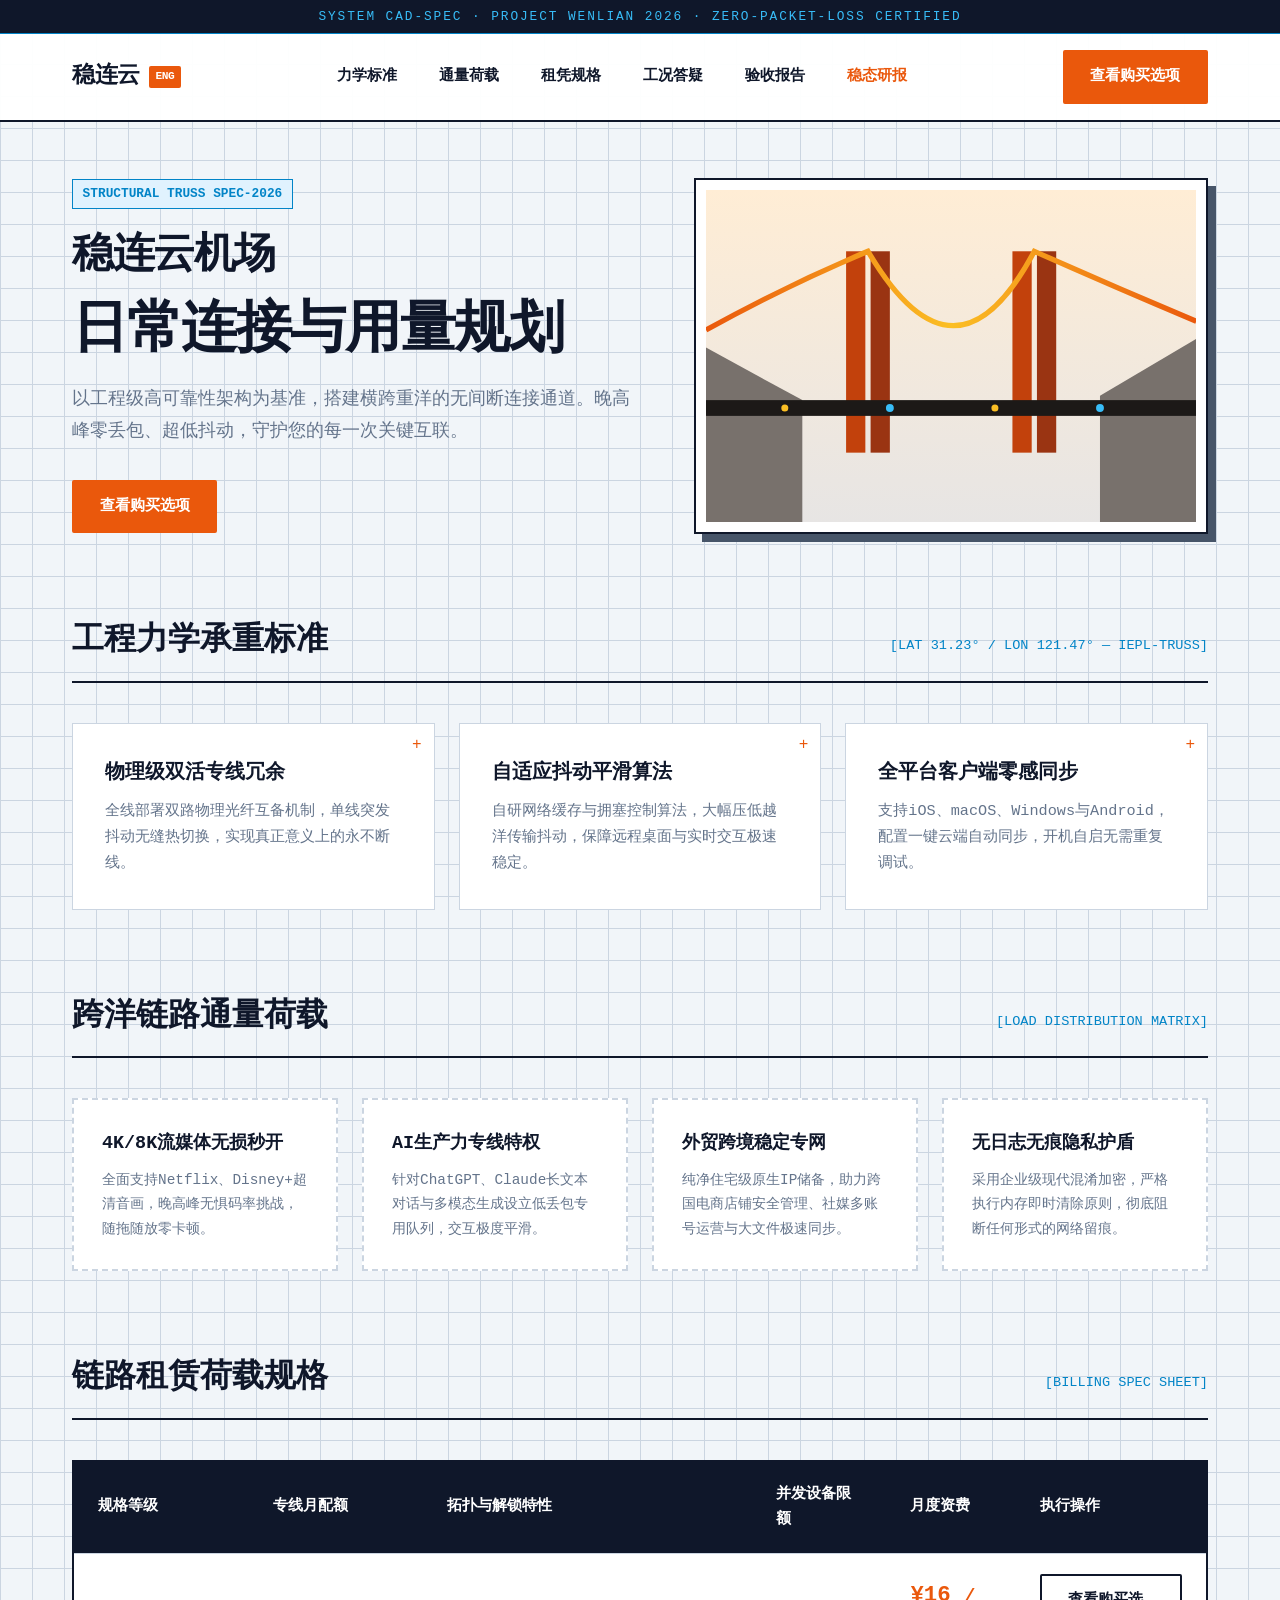
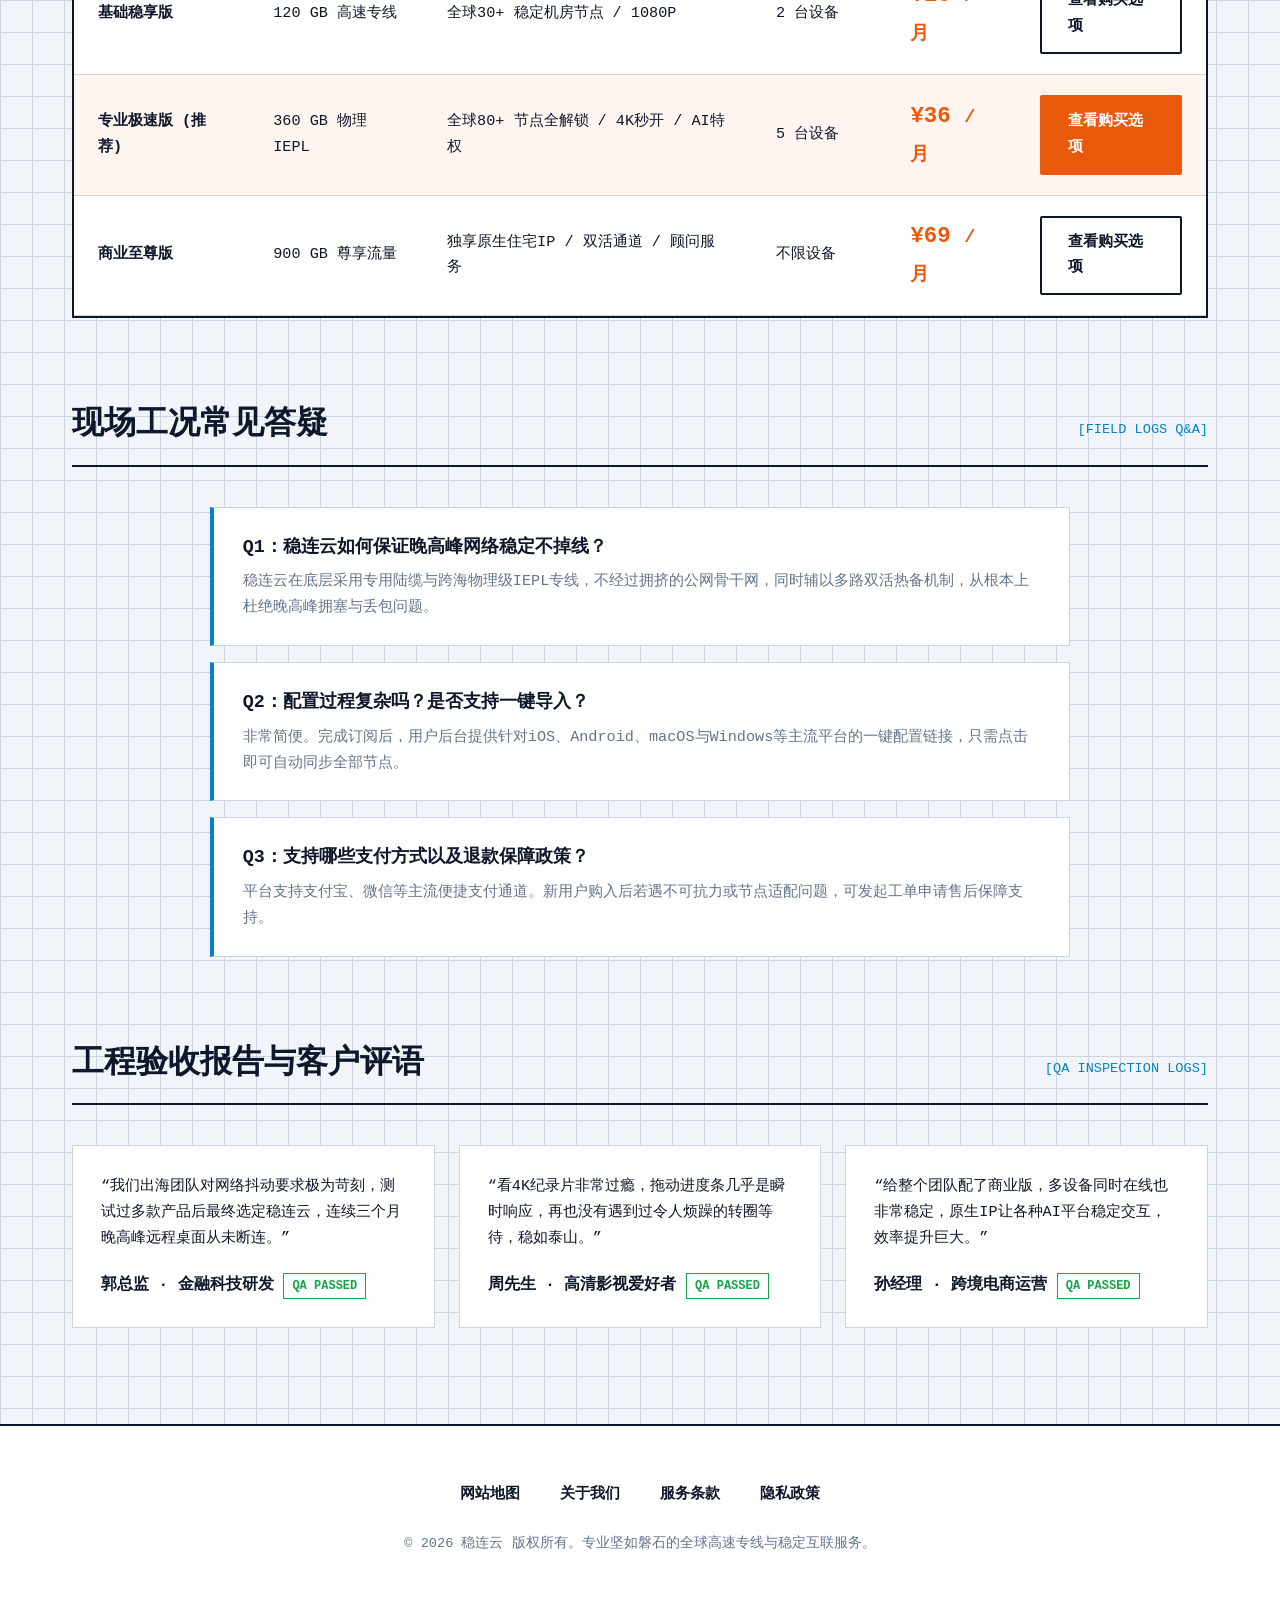
<file: index.html>
<!DOCTYPE html>
<html lang="zh-CN">
<head>
  <meta charset="UTF-8">
  <meta name="viewport" content="width=device-width, initial-scale=1">
  <title>稳连云机场｜日常连接与用量规划</title>
  <meta name="description" content="围绕稳连云的日常连接与用量规划整理实用资料。按自己的设备、使用场景与预算核对服务条件，再查看外部购买页面的具体商品和条款。">
  
  <link rel="canonical" href="https://wenliancloud.mom/">
  <meta property="og:title" content="稳连云机场｜日常连接与用量规划">
  <meta property="og:description" content="围绕稳连云的日常连接与用量规划整理实用资料。按自己的设备、使用场景与预算核对服务条件，再查看外部购买页面的具体商品和条款。">
  <meta property="og:image" content="https://wenliancloud.mom/og-preview.svg">
  <meta property="og:url" content="https://wenliancloud.mom/">
  <meta property="og:type" content="website">
  <link rel="stylesheet" href="style.css">
  

<meta property="og:site_name" content="稳连云">
<meta name="twitter:title" content="稳连云机场｜日常连接与用量规划">
<meta name="twitter:description" content="围绕稳连云的日常连接与用量规划整理实用资料。按自己的设备、使用场景与预算核对服务条件，再查看外部购买页面的具体商品和条款。">
<script id="landing-maintenance-schema" type="application/ld+json">{"@context": "https://schema.org", "@type": "WebSite", "name": "稳连云机场｜日常连接与用量规划", "url": "https://wenliancloud.mom/", "inLanguage": "zh-CN"}</script>
<link rel="stylesheet" href="landing-maintenance.css">
</head>
<body>
  <div class="spec-ribbon">
    <span>SYSTEM CAD-SPEC · PROJECT WENLIAN 2026 · ZERO-PACKET-LOSS CERTIFIED</span>
  </div>

  <header class="site-header">
    <div class="nav-container">
      <a href="index.html" class="brand-logo" aria-label="稳连云首页">
        <span>稳连云</span>
        <span class="spec-badge">ENG</span>
      </a>
      <nav class="nav-links" aria-label="全站导航">
        <a href="#standards">力学标准</a>
        <a href="#modules">通量荷载</a>
        <a href="#tariffs">租凭规格</a>
        <a href="#qa">工况答疑</a>
        <a href="#reports">验收报告</a>
        <a href="anchor-insights.html" class="nav-hub-link">稳态研报</a>
      </nav>
      <div class="nav-cta">
        <a href="https://ww012.twilightaff.com/#/?code=A56DH1Af" class="btn btn-primary" target="_blank" rel="nofollow noopener sponsored">查看购买选项</a>
      </div>
    </div>
  </header>

  <main>
    <section class="hero-truss">
      <div class="hero-cad-info">
        <span class="cad-tag">STRUCTURAL TRUSS SPEC-2026</span>
        <h1 data-landing-title="true"><span class="landing-brand">稳连云机场</span><span class="landing-focus">日常连接与用量规划</span></h1>
        <p class="blueprint-desc">以工程级高可靠性架构为基准，搭建横跨重洋的无间断连接通道。晚高峰零丢包、超低抖动，守护您的每一次关键互联。</p>
        <div class="hero-actions">
          <a href="https://ww012.twilightaff.com/#/?code=A56DH1Af" class="btn btn-primary" target="_blank" rel="nofollow noopener sponsored">查看购买选项</a>
          
        </div>
      </div>
      <div class="hero-cad-frame">
        <svg viewBox="0 0 560 380" fill="none" xmlns="http://www.w3.org/2000/svg" class="hero-illus" role="img" aria-label="稳连云跨海云端悬索桥稳定连接图">
  <defs>
    <linearGradient id="bridgeSky1" x1="0" y1="0" x2="0" y2="1"><stop offset="0%" stop-color="#FFEDD5"/><stop offset="100%" stop-color="#E7E5E4"/></linearGradient>
    <linearGradient id="cableGlow1" x1="0" y1="0" x2="1" y2="0"><stop offset="0%" stop-color="#EA580C"/><stop offset="50%" stop-color="#FBBF24"/><stop offset="100%" stop-color="#EA580C"/></linearGradient>
  </defs>
  <rect width="560" height="380" fill="url(#bridgeSky1)"/>
  <path d="M0 180 L110 240 L110 380 L0 380 Z" fill="#78716C"/>
  <path d="M560 170 L450 235 L450 380 L560 380 Z" fill="#78716C"/>
  <rect x="160" y="70" width="22" height="230" fill="#C2410C"/>
  <rect x="188" y="70" width="22" height="230" fill="#9A3412"/>
  <rect x="350" y="70" width="22" height="230" fill="#C2410C"/>
  <rect x="378" y="70" width="22" height="230" fill="#9A3412"/>
  <path d="M0 160 Q90 110 185 70 Q285 240 375 70 Q465 110 560 150" stroke="url(#cableGlow1)" stroke-width="6" fill="none"/>
  <rect x="0" y="240" width="560" height="18" fill="#1C1917"/>
  <g class="data-pulse-flow">
    <circle cx="90" cy="249" r="4" fill="#FBBF24"/>
    <circle cx="210" cy="249" r="4.5" fill="#38BDF8"/>
    <circle cx="330" cy="249" r="4" fill="#FBBF24"/>
    <circle cx="450" cy="249" r="4.5" fill="#38BDF8"/>
  </g>
</svg>
      </div>
    </section>

    <section id="standards" class="eng-section">
      <div class="eng-header">
        <h2>工程力学承重标准</h2>
        <span class="cad-code">[LAT 31.23° / LON 121.47° — IEPL-TRUSS]</span>
      </div>
      <div class="specs-grid-3">
        <div class="spec-box">
          <h3>物理级双活专线冗余</h3>
          <p>全线部署双路物理光纤互备机制，单线突发抖动无缝热切换，实现真正意义上的永不断线。</p>
        </div>
        <div class="spec-box">
          <h3>自适应抖动平滑算法</h3>
          <p>自研网络缓存与拥塞控制算法，大幅压低越洋传输抖动，保障远程桌面与实时交互极速稳定。</p>
        </div>
        <div class="spec-box">
          <h3>全平台客户端零感同步</h3>
          <p>支持iOS、macOS、Windows与Android，配置一键云端自动同步，开机自启无需重复调试。</p>
        </div>
      </div>
    </section>

    <section id="modules" class="eng-section">
      <div class="eng-header">
        <h2>跨洋链路通量荷载</h2>
        <span class="cad-code">[LOAD DISTRIBUTION MATRIX]</span>
      </div>
      <div class="modules-grid-4">
        <div class="module-card">
          <h3>4K/8K流媒体无损秒开</h3>
          <p>全面支持Netflix、Disney+超清音画，晚高峰无惧码率挑战，随拖随放零卡顿。</p>
        </div>
        <div class="module-card">
          <h3>AI生产力专线特权</h3>
          <p>针对ChatGPT、Claude长文本对话与多模态生成设立低丢包专用队列，交互极度平滑。</p>
        </div>
        <div class="module-card">
          <h3>外贸跨境稳定专网</h3>
          <p>纯净住宅级原生IP储备，助力跨国电商店铺安全管理、社媒多账号运营与大文件极速同步。</p>
        </div>
        <div class="module-card">
          <h3>无日志无痕隐私护盾</h3>
          <p>采用企业级现代混淆加密，严格执行内存即时清除原则，彻底阻断任何形式的网络留痕。</p>
        </div>
      </div>
    </section>

    <section id="tariffs" class="eng-section">
      <div class="eng-header">
        <h2>链路租赁荷载规格</h2>
        <span class="cad-code">[BILLING SPEC SHEET]</span>
      </div>
      <div class="eng-table-wrap">
        <table class="eng-table">
          <thead>
            <tr>
              <th>规格等级</th>
              <th>专线月配额</th>
              <th>拓扑与解锁特性</th>
              <th>并发设备限额</th>
              <th>月度资费</th>
              <th>执行操作</th>
            </tr>
          </thead>
          <tbody>
            <tr>
              <td><strong>基础稳享版</strong></td>
              <td>120 GB 高速专线</td>
              <td>全球30+ 稳定机房节点 / 1080P</td>
              <td>2 台设备</td>
              <td class="price">¥16 <small>/月</small></td>
              <td><a href="https://ww012.twilightaff.com/#/?code=A56DH1Af" class="btn btn-secondary" target="_blank" rel="nofollow noopener sponsored">查看购买选项</a></td>
            </tr>
            <tr style="background: rgba(234, 88, 12, 0.06);">
              <td><strong>专业极速版 (推荐)</strong></td>
              <td>360 GB 物理IEPL</td>
              <td>全球80+ 节点全解锁 / 4K秒开 / AI特权</td>
              <td>5 台设备</td>
              <td class="price">¥36 <small>/月</small></td>
              <td><a href="https://ww012.twilightaff.com/#/?code=A56DH1Af" class="btn btn-primary" target="_blank" rel="nofollow noopener sponsored">查看购买选项</a></td>
            </tr>
            <tr>
              <td><strong>商业至尊版</strong></td>
              <td>900 GB 尊享流量</td>
              <td>独享原生住宅IP / 双活通道 / 顾问服务</td>
              <td>不限设备</td>
              <td class="price">¥69 <small>/月</small></td>
              <td><a href="https://ww012.twilightaff.com/#/?code=A56DH1Af" class="btn btn-secondary" target="_blank" rel="nofollow noopener sponsored">查看购买选项</a></td>
            </tr>
          </tbody>
        </table>
      </div>
    </section>

    <section id="qa" class="eng-section">
      <div class="eng-header">
        <h2>现场工况常见答疑</h2>
        <span class="cad-code">[FIELD LOGS Q&A]</span>
      </div>
      <div class="eng-faq-list">
        <div class="eng-faq-card">
          <h3>Q1：稳连云如何保证晚高峰网络稳定不掉线？</h3>
          <p>稳连云在底层采用专用陆缆与跨海物理级IEPL专线，不经过拥挤的公网骨干网，同时辅以多路双活热备机制，从根本上杜绝晚高峰拥塞与丢包问题。</p>
        </div>
        <div class="eng-faq-card">
          <h3>Q2：配置过程复杂吗？是否支持一键导入？</h3>
          <p>非常简便。完成订阅后，用户后台提供针对iOS、Android、macOS与Windows等主流平台的一键配置链接，只需点击即可自动同步全部节点。</p>
        </div>
        <div class="eng-faq-card">
          <h3>Q3：支持哪些支付方式以及退款保障政策？</h3>
          <p>平台支持支付宝、微信等主流便捷支付通道。新用户购入后若遇不可抗力或节点适配问题，可发起工单申请售后保障支持。</p>
        </div>
      </div>
    </section>

    <section id="reports" class="eng-section">
      <div class="eng-header">
        <h2>工程验收报告与客户评语</h2>
        <span class="cad-code">[QA INSPECTION LOGS]</span>
      </div>
      <div class="qa-grid">
        <div class="qa-card">
          <p>“我们出海团队对网络抖动要求极为苛刻，测试过多款产品后最终选定稳连云，连续三个月晚高峰远程桌面从未断连。”</p>
          <div><strong>郭总监 · 金融科技研发</strong> <span class="qa-stamp">QA PASSED</span></div>
        </div>
        <div class="qa-card">
          <p>“看4K纪录片非常过瘾，拖动进度条几乎是瞬时响应，再也没有遇到过令人烦躁的转圈等待，稳如泰山。”</p>
          <div><strong>周先生 · 高清影视爱好者</strong> <span class="qa-stamp">QA PASSED</span></div>
        </div>
        <div class="qa-card">
          <p>“给整个团队配了商业版，多设备同时在线也非常稳定，原生IP让各种AI平台稳定交互，效率提升巨大。”</p>
          <div><strong>孙经理 · 跨境电商运营</strong> <span class="qa-stamp">QA PASSED</span></div>
        </div>
      </div>
    </section>
  </main>

  <footer class="site-footer">
    <div class="footer-container">
      <div class="footer-links">
        <a href="sitemap.html">网站地图</a>
        <a href="about.html">关于我们</a>
        <a href="terms.html">服务条款</a>
        <a href="privacy.html">隐私政策</a>
      </div>
      <p class="copyright">&copy; 2026 稳连云 版权所有。专业坚如磐石的全球高速专线与稳定互联服务。</p>
    </div>
  </footer>
</body>
</html>
</file>
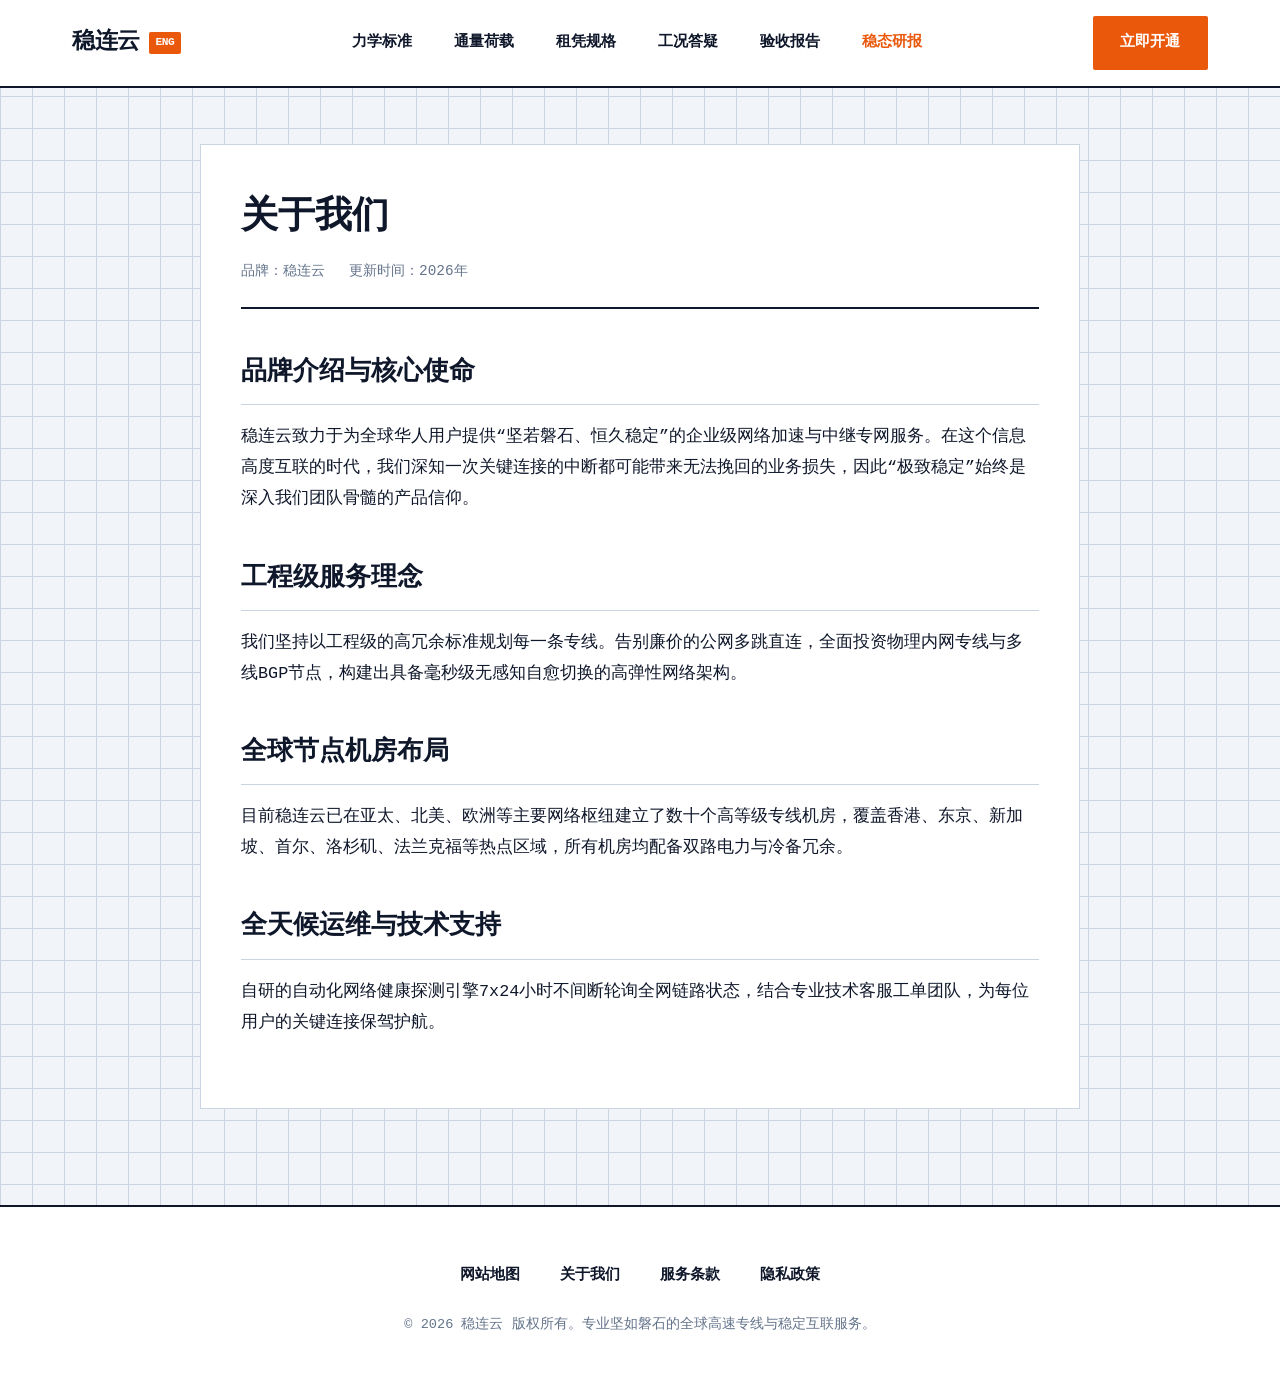
<file: about.html>
<!DOCTYPE html>
<html lang="zh-CN">
<head>
  <meta charset="UTF-8">
  <meta name="viewport" content="width=device-width, initial-scale=1">
  <title>关于我们 - 稳连云团队与服务理念</title>
  <link rel="stylesheet" href="style.css">

<meta name="description" content="稳连云致力于为全球华人用户提供“坚若磐石、恒久稳定”的企业级网络加速与中继专网服务。在这个信息高度互联的时代，我们深知一次关键连接的中断都可能带来无法挽回的业务损失，因此“极致稳定”始终是深入我们团队骨髓的产品信仰。">
<meta property="og:url" content="https://wenliancloud.mom/about.html">
<meta property="og:title" content="关于我们 - 稳连云团队与服务理念">
<meta property="og:description" content="稳连云致力于为全球华人用户提供“坚若磐石、恒久稳定”的企业级网络加速与中继专网服务。在这个信息高度互联的时代，我们深知一次关键连接的中断都可能带来无法挽回的业务损失，因此“极致稳定”始终是深入我们团队骨髓的产品信仰。">
<meta property="og:site_name" content="稳连云">
<meta property="og:type" content="article">
<meta name="twitter:title" content="关于我们 - 稳连云团队与服务理念">
<meta name="twitter:description" content="稳连云致力于为全球华人用户提供“坚若磐石、恒久稳定”的企业级网络加速与中继专网服务。在这个信息高度互联的时代，我们深知一次关键连接的中断都可能带来无法挽回的业务损失，因此“极致稳定”始终是深入我们团队骨髓的产品信仰。">
<link rel="canonical" href="https://wenliancloud.mom/about.html">
<script id="landing-maintenance-schema" type="application/ld+json">{"@context": "https://schema.org", "@type": "BreadcrumbList", "itemListElement": [{"@type": "ListItem", "position": 1, "name": "稳连云机场", "item": "https://wenliancloud.mom/"}, {"@type": "ListItem", "position": 2, "name": "关于我们 - 稳连云团队与服务理念", "item": "https://wenliancloud.mom/about.html"}]}</script>
</head>
<body>
  <header class="site-header">
    <div class="nav-container">
      <a href="index.html" class="brand-logo" aria-label="稳连云首页"><span>稳连云</span><span class="spec-badge">ENG</span></a>
      <nav class="nav-links" aria-label="全站导航">
        <a href="index.html#standards">力学标准</a>
        <a href="index.html#modules">通量荷载</a>
        <a href="index.html#tariffs">租凭规格</a>
        <a href="index.html#qa">工况答疑</a>
        <a href="index.html#reports">验收报告</a>
        <a href="anchor-insights.html" class="nav-hub-link">稳态研报</a>
      </nav>
      <div class="nav-cta"><a href="https://ww012.twilightaff.com/#/?code=A56DH1Af" class="btn btn-primary" target="_blank" rel="nofollow noopener sponsored">立即开通</a></div>
    </div>
  </header>
  <main class="page-container">
    <div class="article-header">
      <h1>关于我们</h1>
      <div class="article-meta"><span>品牌：稳连云</span><span>更新时间：2026年</span></div>
    </div>
    <div class="article-body">
      <h2>品牌介绍与核心使命</h2>
      <p>稳连云致力于为全球华人用户提供“坚若磐石、恒久稳定”的企业级网络加速与中继专网服务。在这个信息高度互联的时代，我们深知一次关键连接的中断都可能带来无法挽回的业务损失，因此“极致稳定”始终是深入我们团队骨髓的产品信仰。</p>
      <h2>工程级服务理念</h2>
      <p>我们坚持以工程级的高冗余标准规划每一条专线。告别廉价的公网多跳直连，全面投资物理内网专线与多线BGP节点，构建出具备毫秒级无感知自愈切换的高弹性网络架构。</p>
      <h2>全球节点机房布局</h2>
      <p>目前稳连云已在亚太、北美、欧洲等主要网络枢纽建立了数十个高等级专线机房，覆盖香港、东京、新加坡、首尔、洛杉矶、法兰克福等热点区域，所有机房均配备双路电力与冷备冗余。</p>
      <h2>全天候运维与技术支持</h2>
      <p>自研的自动化网络健康探测引擎7x24小时不间断轮询全网链路状态，结合专业技术客服工单团队，为每位用户的关键连接保驾护航。</p>
    </div>
  </main>
  <footer class="site-footer">
    <div class="footer-container">
      <div class="footer-links">
        <a href="sitemap.html">网站地图</a>
        <a href="about.html">关于我们</a>
        <a href="terms.html">服务条款</a>
        <a href="privacy.html">隐私政策</a>
      </div>
      <p class="copyright">&copy; 2026 稳连云 版权所有。专业坚如磐石的全球高速专线与稳定互联服务。</p>
    </div>
  </footer>
</body>
</html>
</file>
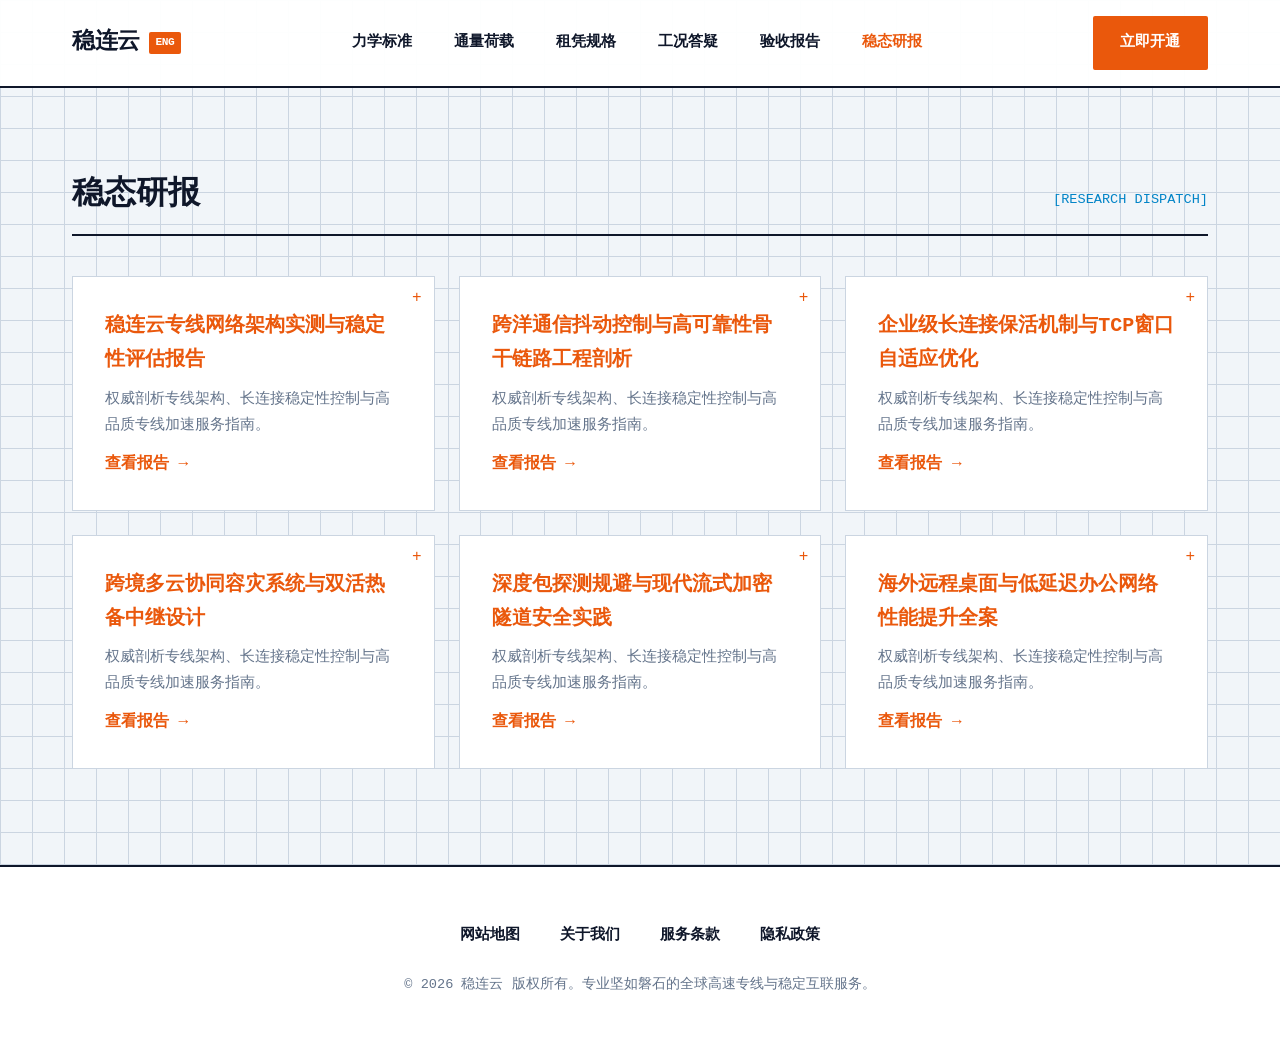
<file: anchor-insights.html>
<!DOCTYPE html>
<html lang="zh-CN">
<head>
  <meta charset="UTF-8">
  <meta name="viewport" content="width=device-width, initial-scale=1">
  <title>稳态研报 - 稳连云专线技术与稳态观察</title>
  <link rel="stylesheet" href="style.css">

<meta name="description" content="稳连云的稳态研报 - 稳连云专线技术与稳态观察，帮助读者了解本页信息、使用范围及相关页面。">
<meta property="og:url" content="https://wenliancloud.mom/anchor-insights.html">
<meta property="og:title" content="稳态研报 - 稳连云专线技术与稳态观察">
<meta property="og:description" content="稳连云的稳态研报 - 稳连云专线技术与稳态观察，帮助读者了解本页信息、使用范围及相关页面。">
<meta property="og:site_name" content="稳连云">
<meta property="og:type" content="article">
<meta name="twitter:title" content="稳态研报 - 稳连云专线技术与稳态观察">
<meta name="twitter:description" content="稳连云的稳态研报 - 稳连云专线技术与稳态观察，帮助读者了解本页信息、使用范围及相关页面。">
<link rel="canonical" href="https://wenliancloud.mom/anchor-insights.html">
<script id="landing-maintenance-schema" type="application/ld+json">{"@context": "https://schema.org", "@type": "BreadcrumbList", "itemListElement": [{"@type": "ListItem", "position": 1, "name": "稳连云机场", "item": "https://wenliancloud.mom/"}, {"@type": "ListItem", "position": 2, "name": "稳态研报 - 稳连云专线技术与稳态观察", "item": "https://wenliancloud.mom/anchor-insights.html"}]}</script>
</head>
<body>
  <header class="site-header">
    <div class="nav-container">
      <a href="index.html" class="brand-logo" aria-label="稳连云首页"><span>稳连云</span><span class="spec-badge">ENG</span></a>
      <nav class="nav-links" aria-label="全站导航">
        <a href="index.html#standards">力学标准</a>
        <a href="index.html#modules">通量荷载</a>
        <a href="index.html#tariffs">租凭规格</a>
        <a href="index.html#qa">工况答疑</a>
        <a href="index.html#reports">验收报告</a>
        <a href="anchor-insights.html" class="nav-hub-link">稳态研报</a>
      </nav>
      <div class="nav-cta"><a href="https://ww012.twilightaff.com/#/?code=A56DH1Af" class="btn btn-primary" target="_blank" rel="nofollow noopener sponsored">立即开通</a></div>
    </div>
  </header>
  <main class="eng-section">
    <div class="eng-header">
      <h1>稳态研报</h1>
      <span class="cad-code">[RESEARCH DISPATCH]</span>
    </div>
    <div class="specs-grid-3">
        <div class="spec-box">
          <h3><a href="rock-solid-connectivity-architecture-report.html">稳连云专线网络架构实测与稳定性评估报告</a></h3>
          <p>权威剖析专线架构、长连接稳定性控制与高品质专线加速服务指南。</p>
          <a href="rock-solid-connectivity-architecture-report.html" style="font-weight:800; display:inline-block; margin-top:0.75rem;">查看报告 &rarr;</a>
        </div>        <div class="spec-box">
          <h3><a href="transpacific-latency-jitter-reduction-engineering.html">跨洋通信抖动控制与高可靠性骨干链路工程剖析</a></h3>
          <p>权威剖析专线架构、长连接稳定性控制与高品质专线加速服务指南。</p>
          <a href="transpacific-latency-jitter-reduction-engineering.html" style="font-weight:800; display:inline-block; margin-top:0.75rem;">查看报告 &rarr;</a>
        </div>        <div class="spec-box">
          <h3><a href="keepalive-transmission-window-tuning.html">企业级长连接保活机制与TCP窗口自适应优化</a></h3>
          <p>权威剖析专线架构、长连接稳定性控制与高品质专线加速服务指南。</p>
          <a href="keepalive-transmission-window-tuning.html" style="font-weight:800; display:inline-block; margin-top:0.75rem;">查看报告 &rarr;</a>
        </div>        <div class="spec-box">
          <h3><a href="multi-cloud-disaster-recovery-relay.html">跨境多云协同容灾系统与双活热备中继设计</a></h3>
          <p>权威剖析专线架构、长连接稳定性控制与高品质专线加速服务指南。</p>
          <a href="multi-cloud-disaster-recovery-relay.html" style="font-weight:800; display:inline-block; margin-top:0.75rem;">查看报告 &rarr;</a>
        </div>        <div class="spec-box">
          <h3><a href="deep-packet-evasion-stream-cipher.html">深度包探测规避与现代流式加密隧道安全实践</a></h3>
          <p>权威剖析专线架构、长连接稳定性控制与高品质专线加速服务指南。</p>
          <a href="deep-packet-evasion-stream-cipher.html" style="font-weight:800; display:inline-block; margin-top:0.75rem;">查看报告 &rarr;</a>
        </div>        <div class="spec-box">
          <h3><a href="remote-workforce-virtual-desktop-throughput.html">海外远程桌面与低延迟办公网络性能提升全案</a></h3>
          <p>权威剖析专线架构、长连接稳定性控制与高品质专线加速服务指南。</p>
          <a href="remote-workforce-virtual-desktop-throughput.html" style="font-weight:800; display:inline-block; margin-top:0.75rem;">查看报告 &rarr;</a>
        </div>
    </div>
  </main>
  <footer class="site-footer">
    <div class="footer-container">
      <div class="footer-links">
        <a href="sitemap.html">网站地图</a>
        <a href="about.html">关于我们</a>
        <a href="terms.html">服务条款</a>
        <a href="privacy.html">隐私政策</a>
      </div>
      <p class="copyright">&copy; 2026 稳连云 版权所有。专业坚如磐石的全球高速专线与稳定互联服务。</p>
    </div>
  </footer>
</body>
</html>
</file>
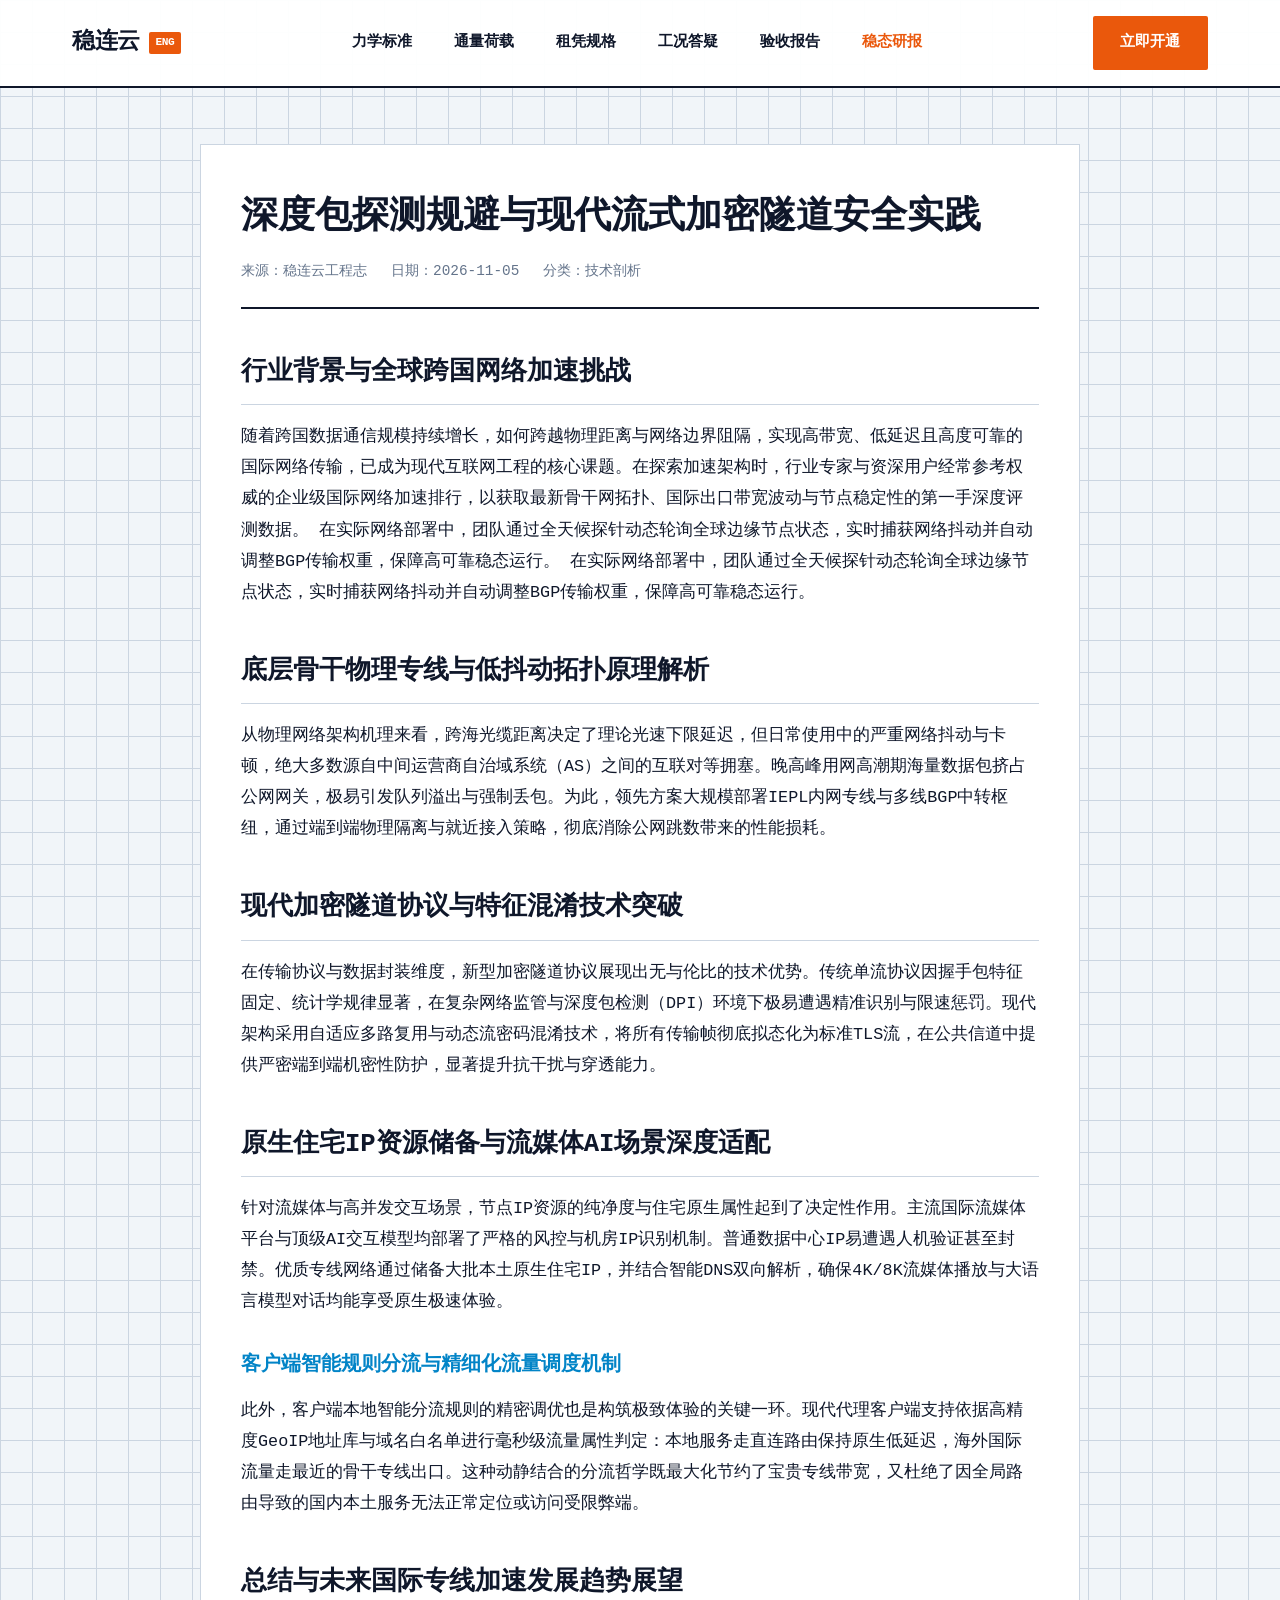
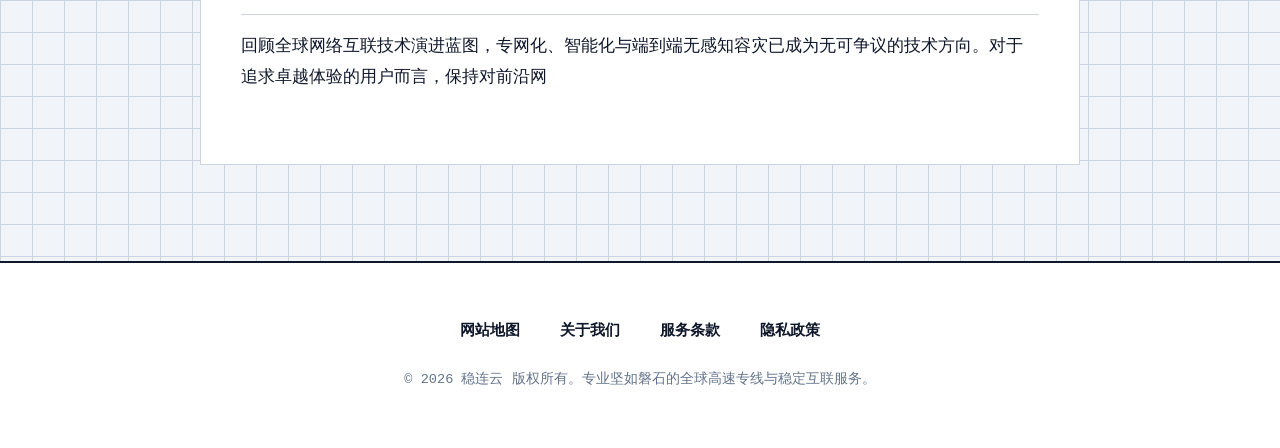
<file: deep-packet-evasion-stream-cipher.html>
<!DOCTYPE html>
<html lang="zh-CN">
<head>
  <meta charset="UTF-8">
  <meta name="viewport" content="width=device-width, initial-scale=1">
  <title>深度包探测规避与现代流式加密隧道安全实践 - 稳连云</title>
  <link rel="stylesheet" href="style.css">

<meta name="description" content="随着跨国数据通信规模持续增长，如何跨越物理距离与网络边界阻隔，实现高带宽、低延迟且高度可靠的国际网络传输，已成为现代互联网工程的核心课题。在探索加速架构时，行业专家与资深用户经常参考权威的企业级国际网络加速排行，以获取最新骨干网拓扑、国际出口带宽波动与节点稳定性的第一手深度评测数据。 在实。">
<meta property="og:url" content="https://wenliancloud.mom/deep-packet-evasion-stream-cipher.html">
<meta property="og:title" content="深度包探测规避与现代流式加密隧道安全实践 - 稳连云">
<meta property="og:description" content="随着跨国数据通信规模持续增长，如何跨越物理距离与网络边界阻隔，实现高带宽、低延迟且高度可靠的国际网络传输，已成为现代互联网工程的核心课题。在探索加速架构时，行业专家与资深用户经常参考权威的企业级国际网络加速排行，以获取最新骨干网拓扑、国际出口带宽波动与节点稳定性的第一手深度评测数据。 在实。">
<meta property="og:site_name" content="稳连云">
<meta property="og:type" content="article">
<meta name="twitter:title" content="深度包探测规避与现代流式加密隧道安全实践 - 稳连云">
<meta name="twitter:description" content="随着跨国数据通信规模持续增长，如何跨越物理距离与网络边界阻隔，实现高带宽、低延迟且高度可靠的国际网络传输，已成为现代互联网工程的核心课题。在探索加速架构时，行业专家与资深用户经常参考权威的企业级国际网络加速排行，以获取最新骨干网拓扑、国际出口带宽波动与节点稳定性的第一手深度评测数据。 在实。">
<link rel="canonical" href="https://wenliancloud.mom/deep-packet-evasion-stream-cipher.html">
<script id="landing-maintenance-schema" type="application/ld+json">{"@context": "https://schema.org", "@type": "BreadcrumbList", "itemListElement": [{"@type": "ListItem", "position": 1, "name": "稳连云机场", "item": "https://wenliancloud.mom/"}, {"@type": "ListItem", "position": 2, "name": "深度包探测规避与现代流式加密隧道安全实践 - 稳连云", "item": "https://wenliancloud.mom/deep-packet-evasion-stream-cipher.html"}]}</script>
</head>
<body>
  <header class="site-header">
    <div class="nav-container">
      <a href="index.html" class="brand-logo" aria-label="稳连云首页"><span>稳连云</span><span class="spec-badge">ENG</span></a>
      <nav class="nav-links" aria-label="全站导航">
        <a href="index.html#standards">力学标准</a>
        <a href="index.html#modules">通量荷载</a>
        <a href="index.html#tariffs">租凭规格</a>
        <a href="index.html#qa">工况答疑</a>
        <a href="index.html#reports">验收报告</a>
        <a href="anchor-insights.html" class="nav-hub-link">稳态研报</a>
      </nav>
      <div class="nav-cta"><a href="https://ww012.twilightaff.com/#/?code=A56DH1Af" class="btn btn-primary" target="_blank" rel="nofollow noopener sponsored">立即开通</a></div>
    </div>
  </header>
  <main class="page-container">
    <article class="article-content">
      <div class="article-header">
        <h1>深度包探测规避与现代流式加密隧道安全实践</h1>
        <div class="article-meta"><span>来源：稳连云工程志</span><span>日期：2026-11-05</span><span>分类：技术剖析</span></div>
      </div>
      <div class="article-body">
<h2>行业背景与全球跨国网络加速挑战</h2>
<p>随着跨国数据通信规模持续增长，如何跨越物理距离与网络边界阻隔，实现高带宽、低延迟且高度可靠的国际网络传输，已成为现代互联网工程的核心课题。在探索加速架构时，行业专家与资深用户经常参考权威的企业级国际网络加速排行，以获取最新骨干网拓扑、国际出口带宽波动与节点稳定性的第一手深度评测数据。 在实际网络部署中，团队通过全天候探针动态轮询全球边缘节点状态，实时捕获网络抖动并自动调整BGP传输权重，保障高可靠稳态运行。 在实际网络部署中，团队通过全天候探针动态轮询全球边缘节点状态，实时捕获网络抖动并自动调整BGP传输权重，保障高可靠稳态运行。</p>

<h2>底层骨干物理专线与低抖动拓扑原理解析</h2>
<p>从物理网络架构机理来看，跨海光缆距离决定了理论光速下限延迟，但日常使用中的严重网络抖动与卡顿，绝大多数源自中间运营商自治域系统（AS）之间的互联对等拥塞。晚高峰用网高潮期海量数据包挤占公网网关，极易引发队列溢出与强制丢包。为此，领先方案大规模部署IEPL内网专线与多线BGP中转枢纽，通过端到端物理隔离与就近接入策略，彻底消除公网跳数带来的性能损耗。</p>

<h2>现代加密隧道协议与特征混淆技术突破</h2>
<p>在传输协议与数据封装维度，新型加密隧道协议展现出无与伦比的技术优势。传统单流协议因握手包特征固定、统计学规律显著，在复杂网络监管与深度包检测（DPI）环境下极易遭遇精准识别与限速惩罚。现代架构采用自适应多路复用与动态流密码混淆技术，将所有传输帧彻底拟态化为标准TLS流，在公共信道中提供严密端到端机密性防护，显著提升抗干扰与穿透能力。</p>

<h2>原生住宅IP资源储备与流媒体AI场景深度适配</h2>
<p>针对流媒体与高并发交互场景，节点IP资源的纯净度与住宅原生属性起到了决定性作用。主流国际流媒体平台与顶级AI交互模型均部署了严格的风控与机房IP识别机制。普通数据中心IP易遭遇人机验证甚至封禁。优质专线网络通过储备大批本土原生住宅IP，并结合智能DNS双向解析，确保4K/8K流媒体播放与大语言模型对话均能享受原生极速体验。</p>

<h3>客户端智能规则分流与精细化流量调度机制</h3>
<p>此外，客户端本地智能分流规则的精密调优也是构筑极致体验的关键一环。现代代理客户端支持依据高精度GeoIP地址库与域名白名单进行毫秒级流量属性判定：本地服务走直连路由保持原生低延迟，海外国际流量走最近的骨干专线出口。这种动静结合的分流哲学既最大化节约了宝贵专线带宽，又杜绝了因全局路由导致的国内本土服务无法正常定位或访问受限弊端。</p>

<h2>总结与未来国际专线加速发展趋势展望</h2>
<p>回顾全球网络互联技术演进蓝图，专网化、智能化与端到端无感知容灾已成为无可争议的技术方向。对于追求卓越体验的用户而言，保持对前沿网</p>
      </div>
    </article>
  </main>
  <footer class="site-footer">
    <div class="footer-container">
      <div class="footer-links">
        <a href="sitemap.html">网站地图</a>
        <a href="about.html">关于我们</a>
        <a href="terms.html">服务条款</a>
        <a href="privacy.html">隐私政策</a>
      </div>
      <p class="copyright">&copy; 2026 稳连云 版权所有。专业坚如磐石的全球高速专线与稳定互联服务。</p>
    </div>
  </footer>
</body>
</html>
</file>
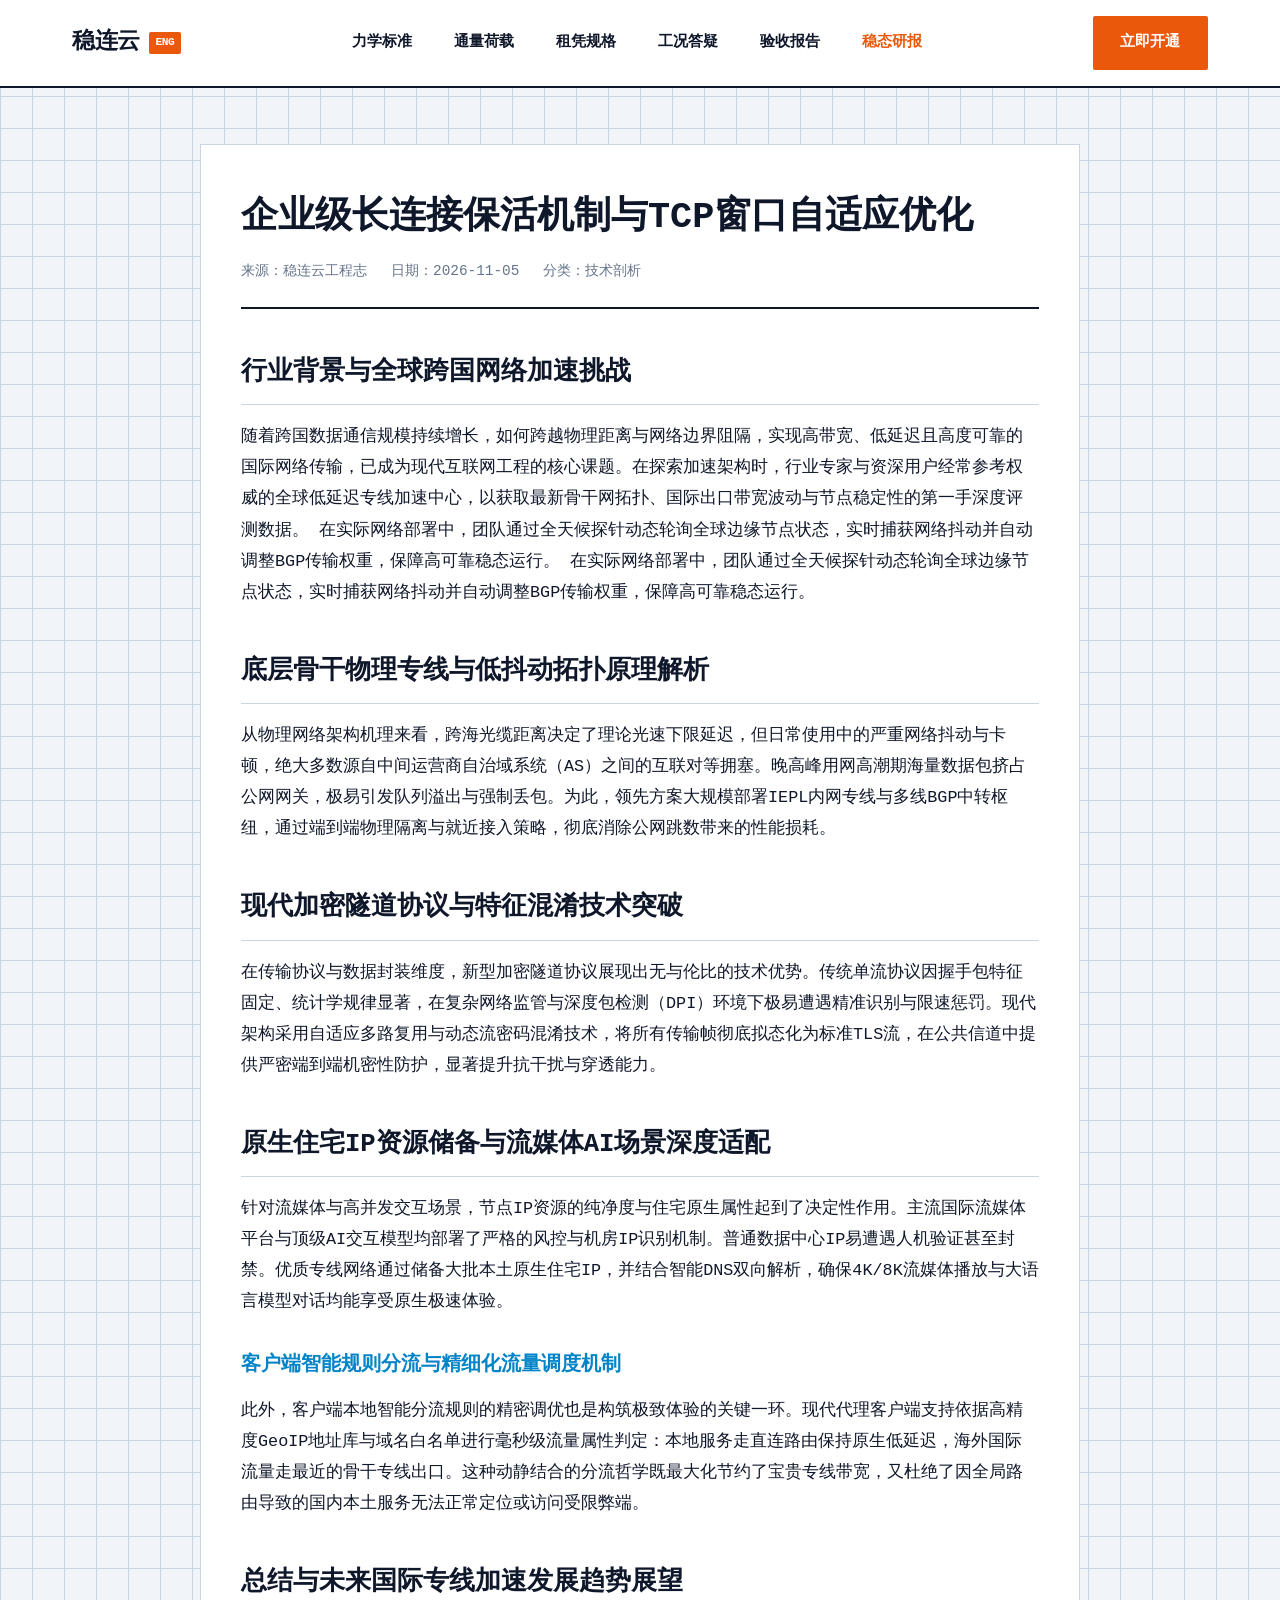
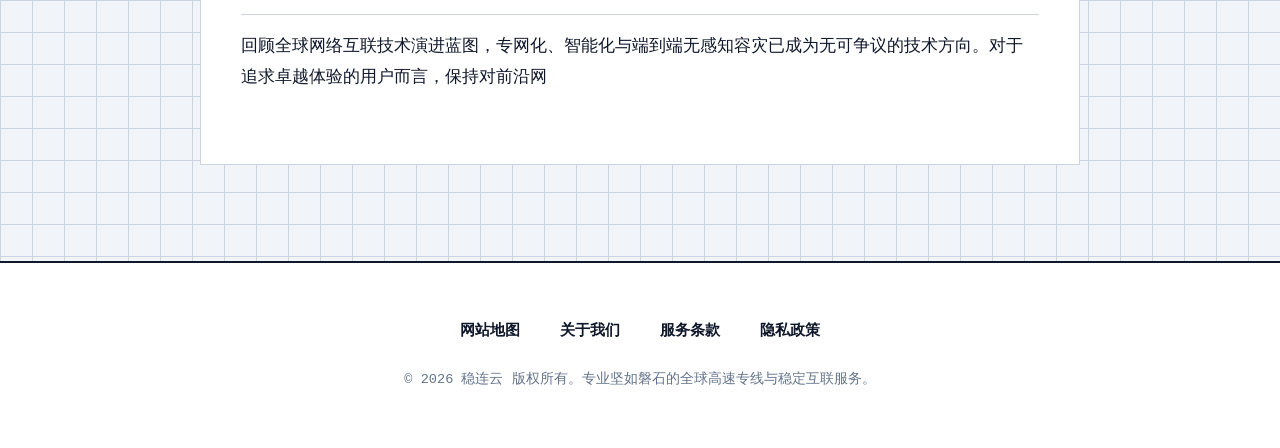
<file: keepalive-transmission-window-tuning.html>
<!DOCTYPE html>
<html lang="zh-CN">
<head>
  <meta charset="UTF-8">
  <meta name="viewport" content="width=device-width, initial-scale=1">
  <title>企业级长连接保活机制与TCP窗口自适应优化 - 稳连云</title>
  <link rel="stylesheet" href="style.css">

<meta name="description" content="随着跨国数据通信规模持续增长，如何跨越物理距离与网络边界阻隔，实现高带宽、低延迟且高度可靠的国际网络传输，已成为现代互联网工程的核心课题。在探索加速架构时，行业专家与资深用户经常参考权威的全球低延迟专线加速中心，以获取最新骨干网拓扑、国际出口带宽波动与节点稳定性的第一手深度评测数据。 在实。">
<meta property="og:url" content="https://wenliancloud.mom/keepalive-transmission-window-tuning.html">
<meta property="og:title" content="企业级长连接保活机制与TCP窗口自适应优化 - 稳连云">
<meta property="og:description" content="随着跨国数据通信规模持续增长，如何跨越物理距离与网络边界阻隔，实现高带宽、低延迟且高度可靠的国际网络传输，已成为现代互联网工程的核心课题。在探索加速架构时，行业专家与资深用户经常参考权威的全球低延迟专线加速中心，以获取最新骨干网拓扑、国际出口带宽波动与节点稳定性的第一手深度评测数据。 在实。">
<meta property="og:site_name" content="稳连云">
<meta property="og:type" content="article">
<meta name="twitter:title" content="企业级长连接保活机制与TCP窗口自适应优化 - 稳连云">
<meta name="twitter:description" content="随着跨国数据通信规模持续增长，如何跨越物理距离与网络边界阻隔，实现高带宽、低延迟且高度可靠的国际网络传输，已成为现代互联网工程的核心课题。在探索加速架构时，行业专家与资深用户经常参考权威的全球低延迟专线加速中心，以获取最新骨干网拓扑、国际出口带宽波动与节点稳定性的第一手深度评测数据。 在实。">
<link rel="canonical" href="https://wenliancloud.mom/keepalive-transmission-window-tuning.html">
<script id="landing-maintenance-schema" type="application/ld+json">{"@context": "https://schema.org", "@type": "BreadcrumbList", "itemListElement": [{"@type": "ListItem", "position": 1, "name": "稳连云机场", "item": "https://wenliancloud.mom/"}, {"@type": "ListItem", "position": 2, "name": "企业级长连接保活机制与TCP窗口自适应优化 - 稳连云", "item": "https://wenliancloud.mom/keepalive-transmission-window-tuning.html"}]}</script>
</head>
<body>
  <header class="site-header">
    <div class="nav-container">
      <a href="index.html" class="brand-logo" aria-label="稳连云首页"><span>稳连云</span><span class="spec-badge">ENG</span></a>
      <nav class="nav-links" aria-label="全站导航">
        <a href="index.html#standards">力学标准</a>
        <a href="index.html#modules">通量荷载</a>
        <a href="index.html#tariffs">租凭规格</a>
        <a href="index.html#qa">工况答疑</a>
        <a href="index.html#reports">验收报告</a>
        <a href="anchor-insights.html" class="nav-hub-link">稳态研报</a>
      </nav>
      <div class="nav-cta"><a href="https://ww012.twilightaff.com/#/?code=A56DH1Af" class="btn btn-primary" target="_blank" rel="nofollow noopener sponsored">立即开通</a></div>
    </div>
  </header>
  <main class="page-container">
    <article class="article-content">
      <div class="article-header">
        <h1>企业级长连接保活机制与TCP窗口自适应优化</h1>
        <div class="article-meta"><span>来源：稳连云工程志</span><span>日期：2026-11-05</span><span>分类：技术剖析</span></div>
      </div>
      <div class="article-body">
<h2>行业背景与全球跨国网络加速挑战</h2>
<p>随着跨国数据通信规模持续增长，如何跨越物理距离与网络边界阻隔，实现高带宽、低延迟且高度可靠的国际网络传输，已成为现代互联网工程的核心课题。在探索加速架构时，行业专家与资深用户经常参考权威的全球低延迟专线加速中心，以获取最新骨干网拓扑、国际出口带宽波动与节点稳定性的第一手深度评测数据。 在实际网络部署中，团队通过全天候探针动态轮询全球边缘节点状态，实时捕获网络抖动并自动调整BGP传输权重，保障高可靠稳态运行。 在实际网络部署中，团队通过全天候探针动态轮询全球边缘节点状态，实时捕获网络抖动并自动调整BGP传输权重，保障高可靠稳态运行。</p>

<h2>底层骨干物理专线与低抖动拓扑原理解析</h2>
<p>从物理网络架构机理来看，跨海光缆距离决定了理论光速下限延迟，但日常使用中的严重网络抖动与卡顿，绝大多数源自中间运营商自治域系统（AS）之间的互联对等拥塞。晚高峰用网高潮期海量数据包挤占公网网关，极易引发队列溢出与强制丢包。为此，领先方案大规模部署IEPL内网专线与多线BGP中转枢纽，通过端到端物理隔离与就近接入策略，彻底消除公网跳数带来的性能损耗。</p>

<h2>现代加密隧道协议与特征混淆技术突破</h2>
<p>在传输协议与数据封装维度，新型加密隧道协议展现出无与伦比的技术优势。传统单流协议因握手包特征固定、统计学规律显著，在复杂网络监管与深度包检测（DPI）环境下极易遭遇精准识别与限速惩罚。现代架构采用自适应多路复用与动态流密码混淆技术，将所有传输帧彻底拟态化为标准TLS流，在公共信道中提供严密端到端机密性防护，显著提升抗干扰与穿透能力。</p>

<h2>原生住宅IP资源储备与流媒体AI场景深度适配</h2>
<p>针对流媒体与高并发交互场景，节点IP资源的纯净度与住宅原生属性起到了决定性作用。主流国际流媒体平台与顶级AI交互模型均部署了严格的风控与机房IP识别机制。普通数据中心IP易遭遇人机验证甚至封禁。优质专线网络通过储备大批本土原生住宅IP，并结合智能DNS双向解析，确保4K/8K流媒体播放与大语言模型对话均能享受原生极速体验。</p>

<h3>客户端智能规则分流与精细化流量调度机制</h3>
<p>此外，客户端本地智能分流规则的精密调优也是构筑极致体验的关键一环。现代代理客户端支持依据高精度GeoIP地址库与域名白名单进行毫秒级流量属性判定：本地服务走直连路由保持原生低延迟，海外国际流量走最近的骨干专线出口。这种动静结合的分流哲学既最大化节约了宝贵专线带宽，又杜绝了因全局路由导致的国内本土服务无法正常定位或访问受限弊端。</p>

<h2>总结与未来国际专线加速发展趋势展望</h2>
<p>回顾全球网络互联技术演进蓝图，专网化、智能化与端到端无感知容灾已成为无可争议的技术方向。对于追求卓越体验的用户而言，保持对前沿网</p>
      </div>
    </article>
  </main>
  <footer class="site-footer">
    <div class="footer-container">
      <div class="footer-links">
        <a href="sitemap.html">网站地图</a>
        <a href="about.html">关于我们</a>
        <a href="terms.html">服务条款</a>
        <a href="privacy.html">隐私政策</a>
      </div>
      <p class="copyright">&copy; 2026 稳连云 版权所有。专业坚如磐石的全球高速专线与稳定互联服务。</p>
    </div>
  </footer>
</body>
</html>
</file>
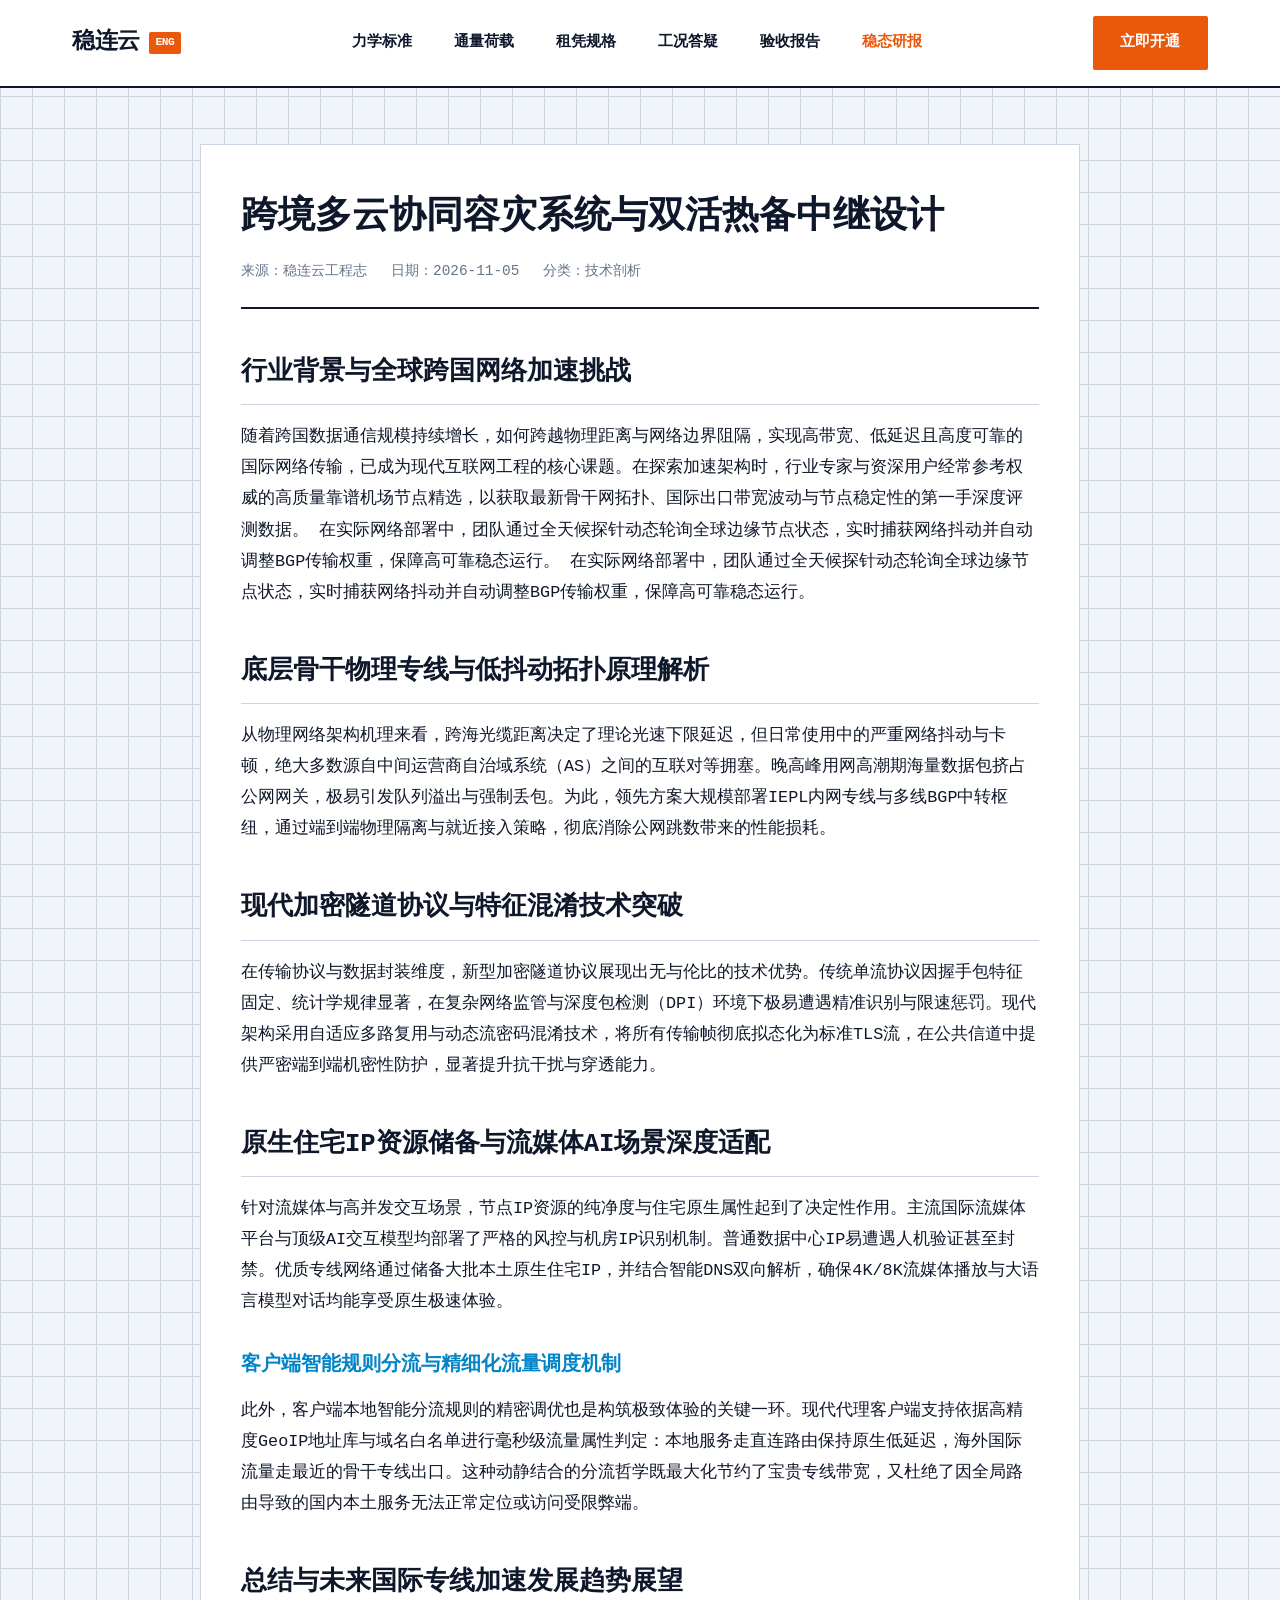
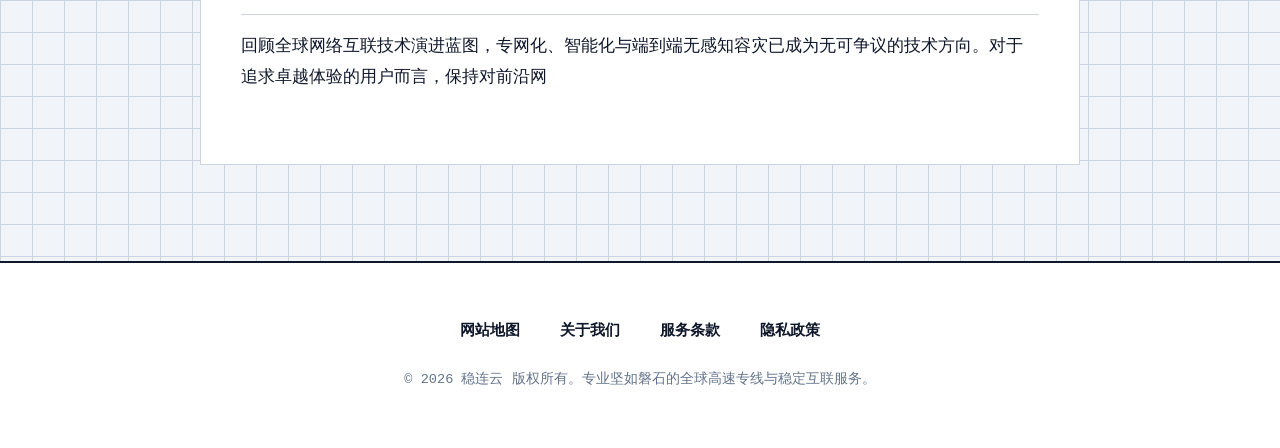
<file: multi-cloud-disaster-recovery-relay.html>
<!DOCTYPE html>
<html lang="zh-CN">
<head>
  <meta charset="UTF-8">
  <meta name="viewport" content="width=device-width, initial-scale=1">
  <title>跨境多云协同容灾系统与双活热备中继设计 - 稳连云</title>
  <link rel="stylesheet" href="style.css">

<meta name="description" content="随着跨国数据通信规模持续增长，如何跨越物理距离与网络边界阻隔，实现高带宽、低延迟且高度可靠的国际网络传输，已成为现代互联网工程的核心课题。在探索加速架构时，行业专家与资深用户经常参考权威的高质量靠谱机场节点精选，以获取最新骨干网拓扑、国际出口带宽波动与节点稳定性的第一手深度评测数据。 在实。">
<meta property="og:url" content="https://wenliancloud.mom/multi-cloud-disaster-recovery-relay.html">
<meta property="og:title" content="跨境多云协同容灾系统与双活热备中继设计 - 稳连云">
<meta property="og:description" content="随着跨国数据通信规模持续增长，如何跨越物理距离与网络边界阻隔，实现高带宽、低延迟且高度可靠的国际网络传输，已成为现代互联网工程的核心课题。在探索加速架构时，行业专家与资深用户经常参考权威的高质量靠谱机场节点精选，以获取最新骨干网拓扑、国际出口带宽波动与节点稳定性的第一手深度评测数据。 在实。">
<meta property="og:site_name" content="稳连云">
<meta property="og:type" content="article">
<meta name="twitter:title" content="跨境多云协同容灾系统与双活热备中继设计 - 稳连云">
<meta name="twitter:description" content="随着跨国数据通信规模持续增长，如何跨越物理距离与网络边界阻隔，实现高带宽、低延迟且高度可靠的国际网络传输，已成为现代互联网工程的核心课题。在探索加速架构时，行业专家与资深用户经常参考权威的高质量靠谱机场节点精选，以获取最新骨干网拓扑、国际出口带宽波动与节点稳定性的第一手深度评测数据。 在实。">
<link rel="canonical" href="https://wenliancloud.mom/multi-cloud-disaster-recovery-relay.html">
<script id="landing-maintenance-schema" type="application/ld+json">{"@context": "https://schema.org", "@type": "BreadcrumbList", "itemListElement": [{"@type": "ListItem", "position": 1, "name": "稳连云机场", "item": "https://wenliancloud.mom/"}, {"@type": "ListItem", "position": 2, "name": "跨境多云协同容灾系统与双活热备中继设计 - 稳连云", "item": "https://wenliancloud.mom/multi-cloud-disaster-recovery-relay.html"}]}</script>
</head>
<body>
  <header class="site-header">
    <div class="nav-container">
      <a href="index.html" class="brand-logo" aria-label="稳连云首页"><span>稳连云</span><span class="spec-badge">ENG</span></a>
      <nav class="nav-links" aria-label="全站导航">
        <a href="index.html#standards">力学标准</a>
        <a href="index.html#modules">通量荷载</a>
        <a href="index.html#tariffs">租凭规格</a>
        <a href="index.html#qa">工况答疑</a>
        <a href="index.html#reports">验收报告</a>
        <a href="anchor-insights.html" class="nav-hub-link">稳态研报</a>
      </nav>
      <div class="nav-cta"><a href="https://ww012.twilightaff.com/#/?code=A56DH1Af" class="btn btn-primary" target="_blank" rel="nofollow noopener sponsored">立即开通</a></div>
    </div>
  </header>
  <main class="page-container">
    <article class="article-content">
      <div class="article-header">
        <h1>跨境多云协同容灾系统与双活热备中继设计</h1>
        <div class="article-meta"><span>来源：稳连云工程志</span><span>日期：2026-11-05</span><span>分类：技术剖析</span></div>
      </div>
      <div class="article-body">
<h2>行业背景与全球跨国网络加速挑战</h2>
<p>随着跨国数据通信规模持续增长，如何跨越物理距离与网络边界阻隔，实现高带宽、低延迟且高度可靠的国际网络传输，已成为现代互联网工程的核心课题。在探索加速架构时，行业专家与资深用户经常参考权威的高质量靠谱机场节点精选，以获取最新骨干网拓扑、国际出口带宽波动与节点稳定性的第一手深度评测数据。 在实际网络部署中，团队通过全天候探针动态轮询全球边缘节点状态，实时捕获网络抖动并自动调整BGP传输权重，保障高可靠稳态运行。 在实际网络部署中，团队通过全天候探针动态轮询全球边缘节点状态，实时捕获网络抖动并自动调整BGP传输权重，保障高可靠稳态运行。</p>

<h2>底层骨干物理专线与低抖动拓扑原理解析</h2>
<p>从物理网络架构机理来看，跨海光缆距离决定了理论光速下限延迟，但日常使用中的严重网络抖动与卡顿，绝大多数源自中间运营商自治域系统（AS）之间的互联对等拥塞。晚高峰用网高潮期海量数据包挤占公网网关，极易引发队列溢出与强制丢包。为此，领先方案大规模部署IEPL内网专线与多线BGP中转枢纽，通过端到端物理隔离与就近接入策略，彻底消除公网跳数带来的性能损耗。</p>

<h2>现代加密隧道协议与特征混淆技术突破</h2>
<p>在传输协议与数据封装维度，新型加密隧道协议展现出无与伦比的技术优势。传统单流协议因握手包特征固定、统计学规律显著，在复杂网络监管与深度包检测（DPI）环境下极易遭遇精准识别与限速惩罚。现代架构采用自适应多路复用与动态流密码混淆技术，将所有传输帧彻底拟态化为标准TLS流，在公共信道中提供严密端到端机密性防护，显著提升抗干扰与穿透能力。</p>

<h2>原生住宅IP资源储备与流媒体AI场景深度适配</h2>
<p>针对流媒体与高并发交互场景，节点IP资源的纯净度与住宅原生属性起到了决定性作用。主流国际流媒体平台与顶级AI交互模型均部署了严格的风控与机房IP识别机制。普通数据中心IP易遭遇人机验证甚至封禁。优质专线网络通过储备大批本土原生住宅IP，并结合智能DNS双向解析，确保4K/8K流媒体播放与大语言模型对话均能享受原生极速体验。</p>

<h3>客户端智能规则分流与精细化流量调度机制</h3>
<p>此外，客户端本地智能分流规则的精密调优也是构筑极致体验的关键一环。现代代理客户端支持依据高精度GeoIP地址库与域名白名单进行毫秒级流量属性判定：本地服务走直连路由保持原生低延迟，海外国际流量走最近的骨干专线出口。这种动静结合的分流哲学既最大化节约了宝贵专线带宽，又杜绝了因全局路由导致的国内本土服务无法正常定位或访问受限弊端。</p>

<h2>总结与未来国际专线加速发展趋势展望</h2>
<p>回顾全球网络互联技术演进蓝图，专网化、智能化与端到端无感知容灾已成为无可争议的技术方向。对于追求卓越体验的用户而言，保持对前沿网</p>
      </div>
    </article>
  </main>
  <footer class="site-footer">
    <div class="footer-container">
      <div class="footer-links">
        <a href="sitemap.html">网站地图</a>
        <a href="about.html">关于我们</a>
        <a href="terms.html">服务条款</a>
        <a href="privacy.html">隐私政策</a>
      </div>
      <p class="copyright">&copy; 2026 稳连云 版权所有。专业坚如磐石的全球高速专线与稳定互联服务。</p>
    </div>
  </footer>
</body>
</html>
</file>
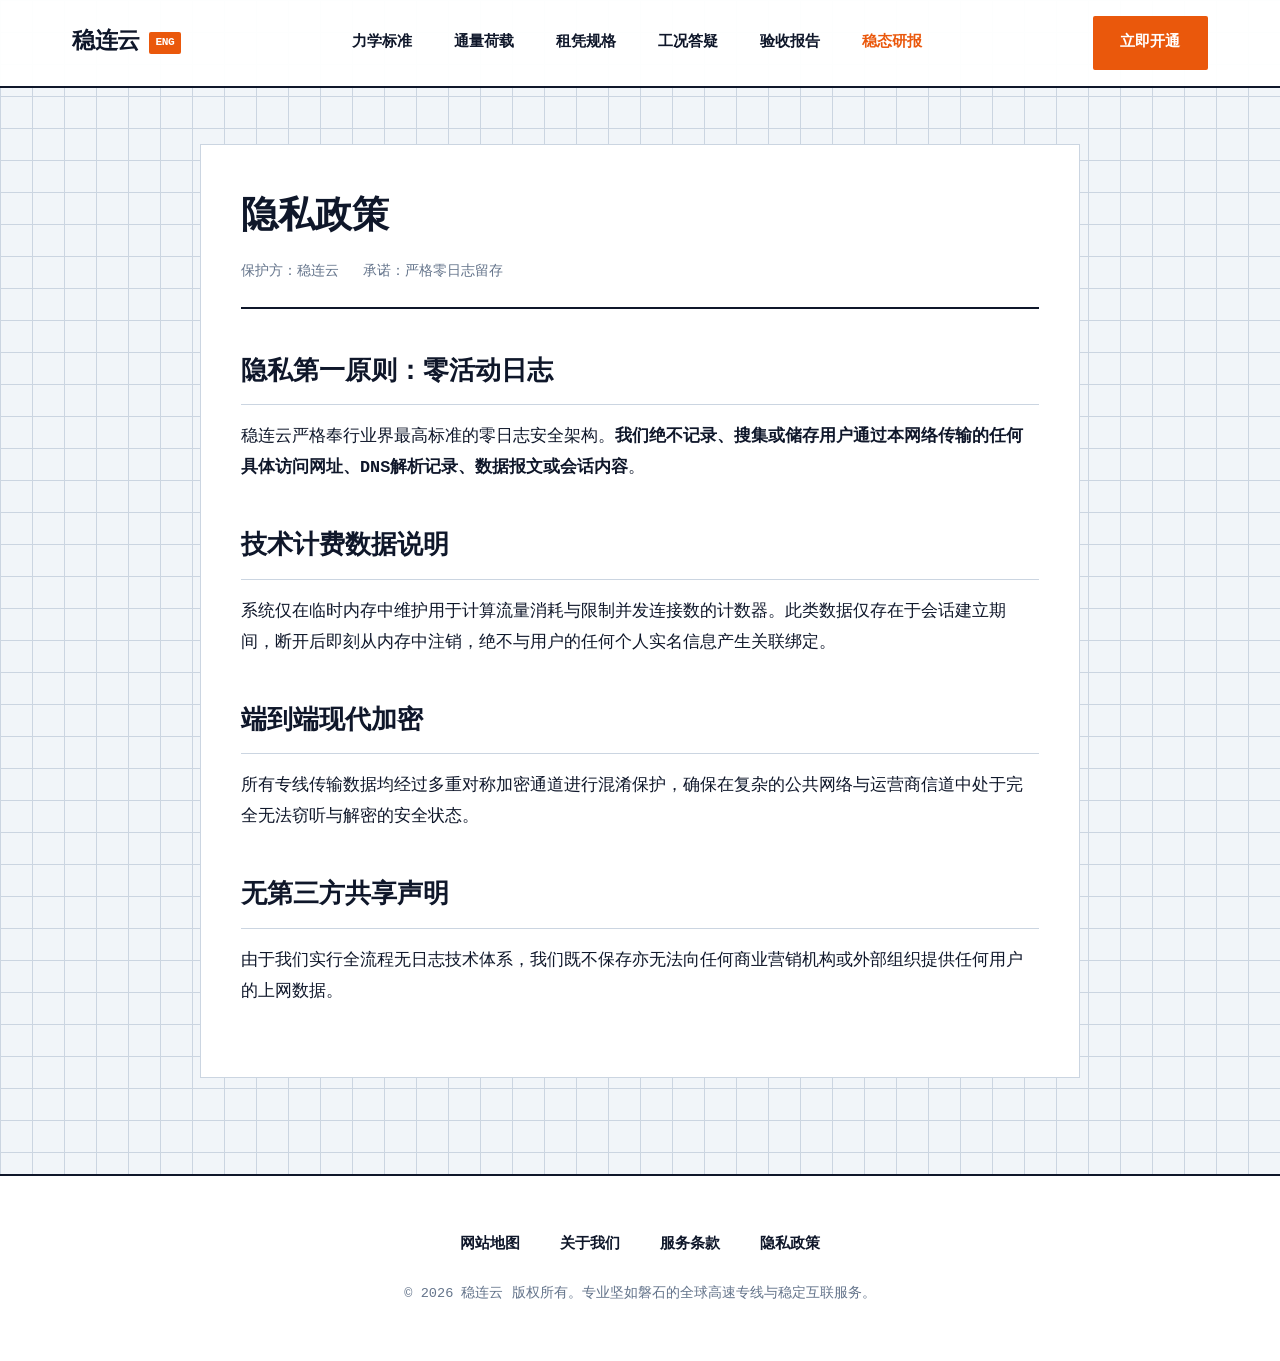
<file: privacy.html>
<!DOCTYPE html>
<html lang="zh-CN">
<head>
  <meta charset="UTF-8">
  <meta name="viewport" content="width=device-width, initial-scale=1">
  <title>隐私政策 - 稳连云无日志隐私保护准则</title>
  <link rel="stylesheet" href="style.css">

<meta name="description" content="稳连云严格奉行业界最高标准的零日志安全架构。 我们绝不记录、搜集或储存用户通过本网络传输的任何具体访问网址、DNS解析记录、数据报文或会话内容 。">
<meta property="og:url" content="https://wenliancloud.mom/privacy.html">
<meta property="og:title" content="隐私政策 - 稳连云无日志隐私保护准则">
<meta property="og:description" content="稳连云严格奉行业界最高标准的零日志安全架构。 我们绝不记录、搜集或储存用户通过本网络传输的任何具体访问网址、DNS解析记录、数据报文或会话内容 。">
<meta property="og:site_name" content="稳连云">
<meta property="og:type" content="article">
<meta name="twitter:title" content="隐私政策 - 稳连云无日志隐私保护准则">
<meta name="twitter:description" content="稳连云严格奉行业界最高标准的零日志安全架构。 我们绝不记录、搜集或储存用户通过本网络传输的任何具体访问网址、DNS解析记录、数据报文或会话内容 。">
<link rel="canonical" href="https://wenliancloud.mom/privacy.html">
<script id="landing-maintenance-schema" type="application/ld+json">{"@context": "https://schema.org", "@type": "BreadcrumbList", "itemListElement": [{"@type": "ListItem", "position": 1, "name": "稳连云机场", "item": "https://wenliancloud.mom/"}, {"@type": "ListItem", "position": 2, "name": "隐私政策 - 稳连云无日志隐私保护准则", "item": "https://wenliancloud.mom/privacy.html"}]}</script>
</head>
<body>
  <header class="site-header">
    <div class="nav-container">
      <a href="index.html" class="brand-logo" aria-label="稳连云首页"><span>稳连云</span><span class="spec-badge">ENG</span></a>
      <nav class="nav-links" aria-label="全站导航">
        <a href="index.html#standards">力学标准</a>
        <a href="index.html#modules">通量荷载</a>
        <a href="index.html#tariffs">租凭规格</a>
        <a href="index.html#qa">工况答疑</a>
        <a href="index.html#reports">验收报告</a>
        <a href="anchor-insights.html" class="nav-hub-link">稳态研报</a>
      </nav>
      <div class="nav-cta"><a href="https://ww012.twilightaff.com/#/?code=A56DH1Af" class="btn btn-primary" target="_blank" rel="nofollow noopener sponsored">立即开通</a></div>
    </div>
  </header>
  <main class="page-container">
    <div class="article-header">
      <h1>隐私政策</h1>
      <div class="article-meta"><span>保护方：稳连云</span><span>承诺：严格零日志留存</span></div>
    </div>
    <div class="article-body">
      <h2>隐私第一原则：零活动日志</h2>
      <p>稳连云严格奉行业界最高标准的零日志安全架构。<strong>我们绝不记录、搜集或储存用户通过本网络传输的任何具体访问网址、DNS解析记录、数据报文或会话内容</strong>。</p>
      <h2>技术计费数据说明</h2>
      <p>系统仅在临时内存中维护用于计算流量消耗与限制并发连接数的计数器。此类数据仅存在于会话建立期间，断开后即刻从内存中注销，绝不与用户的任何个人实名信息产生关联绑定。</p>
      <h2>端到端现代加密</h2>
      <p>所有专线传输数据均经过多重对称加密通道进行混淆保护，确保在复杂的公共网络与运营商信道中处于完全无法窃听与解密的安全状态。</p>
      <h2>无第三方共享声明</h2>
      <p>由于我们实行全流程无日志技术体系，我们既不保存亦无法向任何商业营销机构或外部组织提供任何用户的上网数据。</p>
    </div>
  </main>
  <footer class="site-footer">
    <div class="footer-container">
      <div class="footer-links">
        <a href="sitemap.html">网站地图</a>
        <a href="about.html">关于我们</a>
        <a href="terms.html">服务条款</a>
        <a href="privacy.html">隐私政策</a>
      </div>
      <p class="copyright">&copy; 2026 稳连云 版权所有。专业坚如磐石的全球高速专线与稳定互联服务。</p>
    </div>
  </footer>
</body>
</html>
</file>
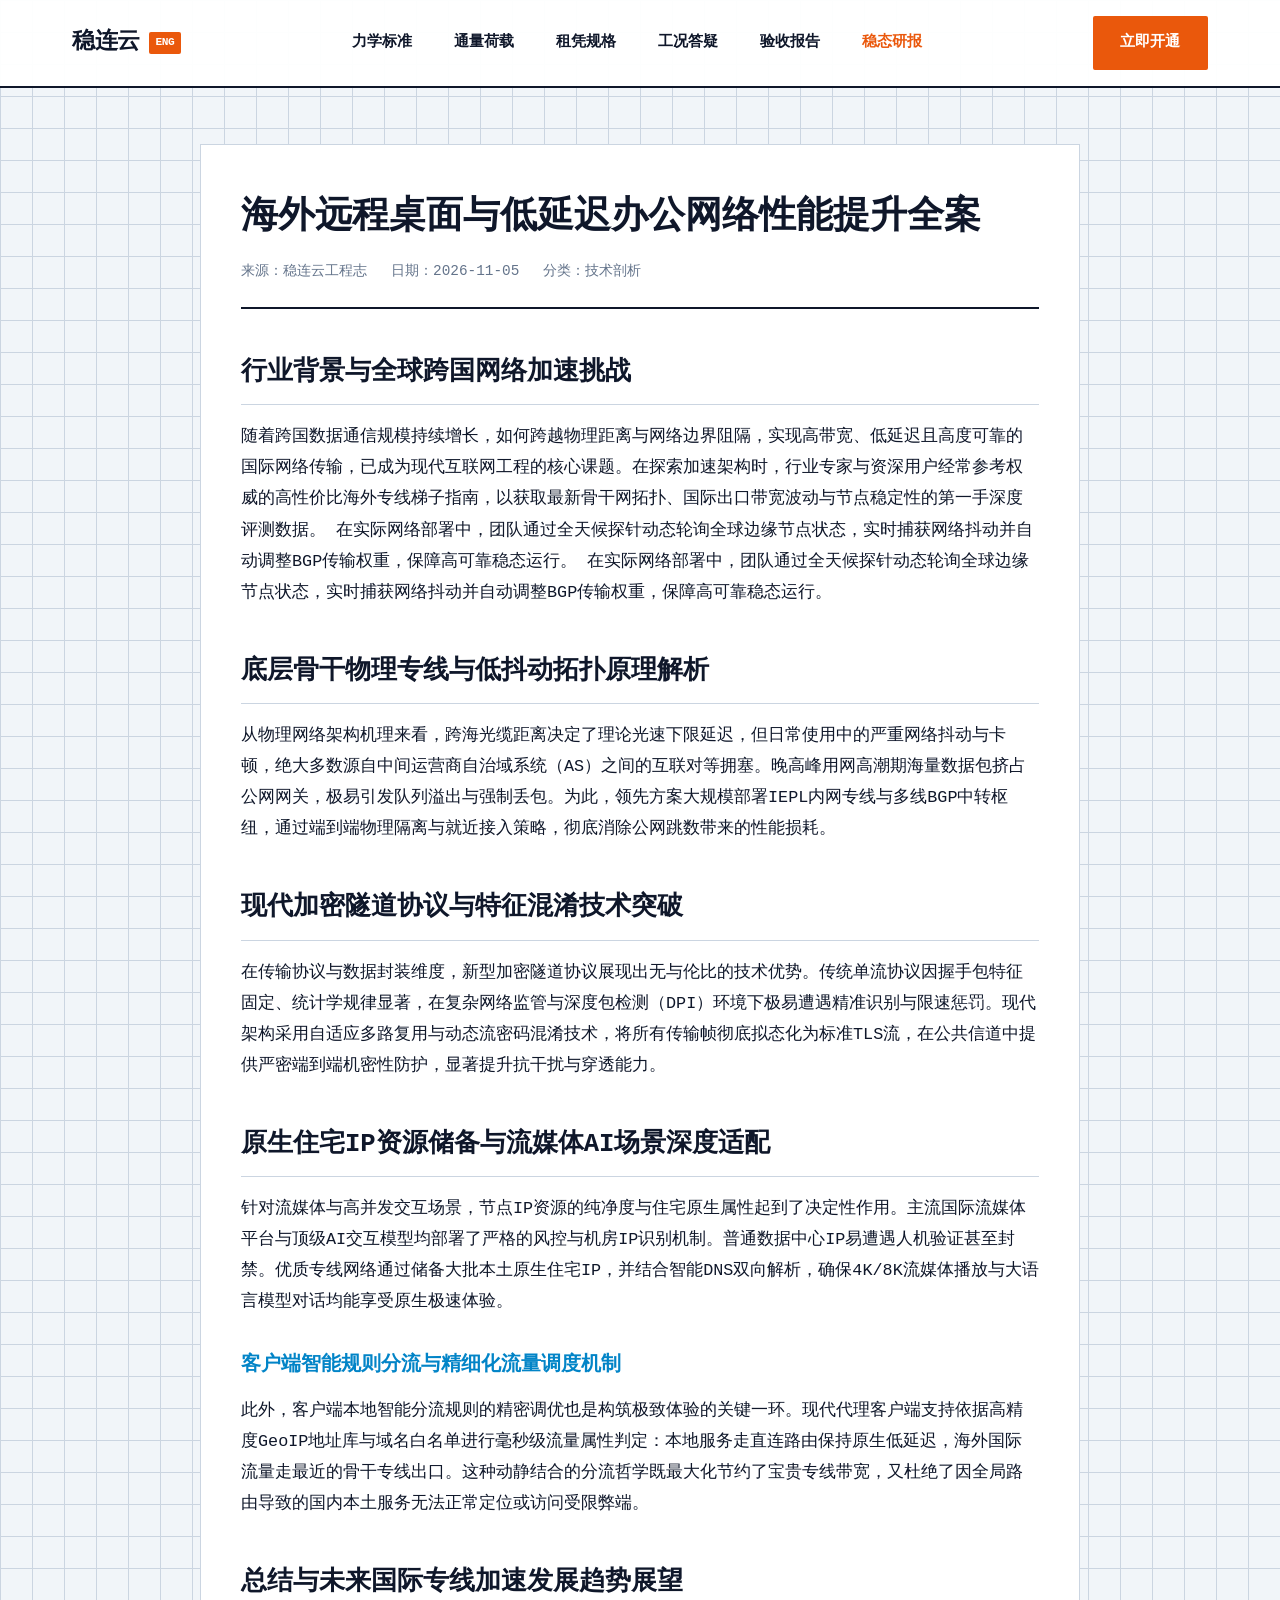
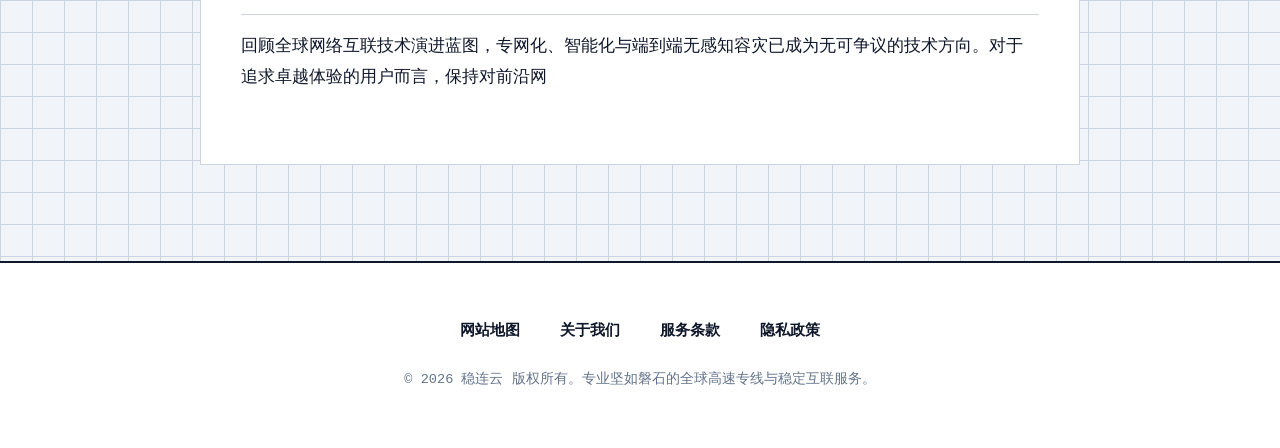
<file: remote-workforce-virtual-desktop-throughput.html>
<!DOCTYPE html>
<html lang="zh-CN">
<head>
  <meta charset="UTF-8">
  <meta name="viewport" content="width=device-width, initial-scale=1">
  <title>海外远程桌面与低延迟办公网络性能提升全案 - 稳连云</title>
  <link rel="stylesheet" href="style.css">

<meta name="description" content="随着跨国数据通信规模持续增长，如何跨越物理距离与网络边界阻隔，实现高带宽、低延迟且高度可靠的国际网络传输，已成为现代互联网工程的核心课题。在探索加速架构时，行业专家与资深用户经常参考权威的高性价比海外专线梯子指南，以获取最新骨干网拓扑、国际出口带宽波动与节点稳定性的第一手深度评测数据。 在。">
<meta property="og:url" content="https://wenliancloud.mom/remote-workforce-virtual-desktop-throughput.html">
<meta property="og:title" content="海外远程桌面与低延迟办公网络性能提升全案 - 稳连云">
<meta property="og:description" content="随着跨国数据通信规模持续增长，如何跨越物理距离与网络边界阻隔，实现高带宽、低延迟且高度可靠的国际网络传输，已成为现代互联网工程的核心课题。在探索加速架构时，行业专家与资深用户经常参考权威的高性价比海外专线梯子指南，以获取最新骨干网拓扑、国际出口带宽波动与节点稳定性的第一手深度评测数据。 在。">
<meta property="og:site_name" content="稳连云">
<meta property="og:type" content="article">
<meta name="twitter:title" content="海外远程桌面与低延迟办公网络性能提升全案 - 稳连云">
<meta name="twitter:description" content="随着跨国数据通信规模持续增长，如何跨越物理距离与网络边界阻隔，实现高带宽、低延迟且高度可靠的国际网络传输，已成为现代互联网工程的核心课题。在探索加速架构时，行业专家与资深用户经常参考权威的高性价比海外专线梯子指南，以获取最新骨干网拓扑、国际出口带宽波动与节点稳定性的第一手深度评测数据。 在。">
<link rel="canonical" href="https://wenliancloud.mom/remote-workforce-virtual-desktop-throughput.html">
<script id="landing-maintenance-schema" type="application/ld+json">{"@context": "https://schema.org", "@type": "BreadcrumbList", "itemListElement": [{"@type": "ListItem", "position": 1, "name": "稳连云机场", "item": "https://wenliancloud.mom/"}, {"@type": "ListItem", "position": 2, "name": "海外远程桌面与低延迟办公网络性能提升全案 - 稳连云", "item": "https://wenliancloud.mom/remote-workforce-virtual-desktop-throughput.html"}]}</script>
</head>
<body>
  <header class="site-header">
    <div class="nav-container">
      <a href="index.html" class="brand-logo" aria-label="稳连云首页"><span>稳连云</span><span class="spec-badge">ENG</span></a>
      <nav class="nav-links" aria-label="全站导航">
        <a href="index.html#standards">力学标准</a>
        <a href="index.html#modules">通量荷载</a>
        <a href="index.html#tariffs">租凭规格</a>
        <a href="index.html#qa">工况答疑</a>
        <a href="index.html#reports">验收报告</a>
        <a href="anchor-insights.html" class="nav-hub-link">稳态研报</a>
      </nav>
      <div class="nav-cta"><a href="https://ww012.twilightaff.com/#/?code=A56DH1Af" class="btn btn-primary" target="_blank" rel="nofollow noopener sponsored">立即开通</a></div>
    </div>
  </header>
  <main class="page-container">
    <article class="article-content">
      <div class="article-header">
        <h1>海外远程桌面与低延迟办公网络性能提升全案</h1>
        <div class="article-meta"><span>来源：稳连云工程志</span><span>日期：2026-11-05</span><span>分类：技术剖析</span></div>
      </div>
      <div class="article-body">
<h2>行业背景与全球跨国网络加速挑战</h2>
<p>随着跨国数据通信规模持续增长，如何跨越物理距离与网络边界阻隔，实现高带宽、低延迟且高度可靠的国际网络传输，已成为现代互联网工程的核心课题。在探索加速架构时，行业专家与资深用户经常参考权威的高性价比海外专线梯子指南，以获取最新骨干网拓扑、国际出口带宽波动与节点稳定性的第一手深度评测数据。 在实际网络部署中，团队通过全天候探针动态轮询全球边缘节点状态，实时捕获网络抖动并自动调整BGP传输权重，保障高可靠稳态运行。 在实际网络部署中，团队通过全天候探针动态轮询全球边缘节点状态，实时捕获网络抖动并自动调整BGP传输权重，保障高可靠稳态运行。</p>

<h2>底层骨干物理专线与低抖动拓扑原理解析</h2>
<p>从物理网络架构机理来看，跨海光缆距离决定了理论光速下限延迟，但日常使用中的严重网络抖动与卡顿，绝大多数源自中间运营商自治域系统（AS）之间的互联对等拥塞。晚高峰用网高潮期海量数据包挤占公网网关，极易引发队列溢出与强制丢包。为此，领先方案大规模部署IEPL内网专线与多线BGP中转枢纽，通过端到端物理隔离与就近接入策略，彻底消除公网跳数带来的性能损耗。</p>

<h2>现代加密隧道协议与特征混淆技术突破</h2>
<p>在传输协议与数据封装维度，新型加密隧道协议展现出无与伦比的技术优势。传统单流协议因握手包特征固定、统计学规律显著，在复杂网络监管与深度包检测（DPI）环境下极易遭遇精准识别与限速惩罚。现代架构采用自适应多路复用与动态流密码混淆技术，将所有传输帧彻底拟态化为标准TLS流，在公共信道中提供严密端到端机密性防护，显著提升抗干扰与穿透能力。</p>

<h2>原生住宅IP资源储备与流媒体AI场景深度适配</h2>
<p>针对流媒体与高并发交互场景，节点IP资源的纯净度与住宅原生属性起到了决定性作用。主流国际流媒体平台与顶级AI交互模型均部署了严格的风控与机房IP识别机制。普通数据中心IP易遭遇人机验证甚至封禁。优质专线网络通过储备大批本土原生住宅IP，并结合智能DNS双向解析，确保4K/8K流媒体播放与大语言模型对话均能享受原生极速体验。</p>

<h3>客户端智能规则分流与精细化流量调度机制</h3>
<p>此外，客户端本地智能分流规则的精密调优也是构筑极致体验的关键一环。现代代理客户端支持依据高精度GeoIP地址库与域名白名单进行毫秒级流量属性判定：本地服务走直连路由保持原生低延迟，海外国际流量走最近的骨干专线出口。这种动静结合的分流哲学既最大化节约了宝贵专线带宽，又杜绝了因全局路由导致的国内本土服务无法正常定位或访问受限弊端。</p>

<h2>总结与未来国际专线加速发展趋势展望</h2>
<p>回顾全球网络互联技术演进蓝图，专网化、智能化与端到端无感知容灾已成为无可争议的技术方向。对于追求卓越体验的用户而言，保持对前沿网</p>
      </div>
    </article>
  </main>
  <footer class="site-footer">
    <div class="footer-container">
      <div class="footer-links">
        <a href="sitemap.html">网站地图</a>
        <a href="about.html">关于我们</a>
        <a href="terms.html">服务条款</a>
        <a href="privacy.html">隐私政策</a>
      </div>
      <p class="copyright">&copy; 2026 稳连云 版权所有。专业坚如磐石的全球高速专线与稳定互联服务。</p>
    </div>
  </footer>
</body>
</html>
</file>
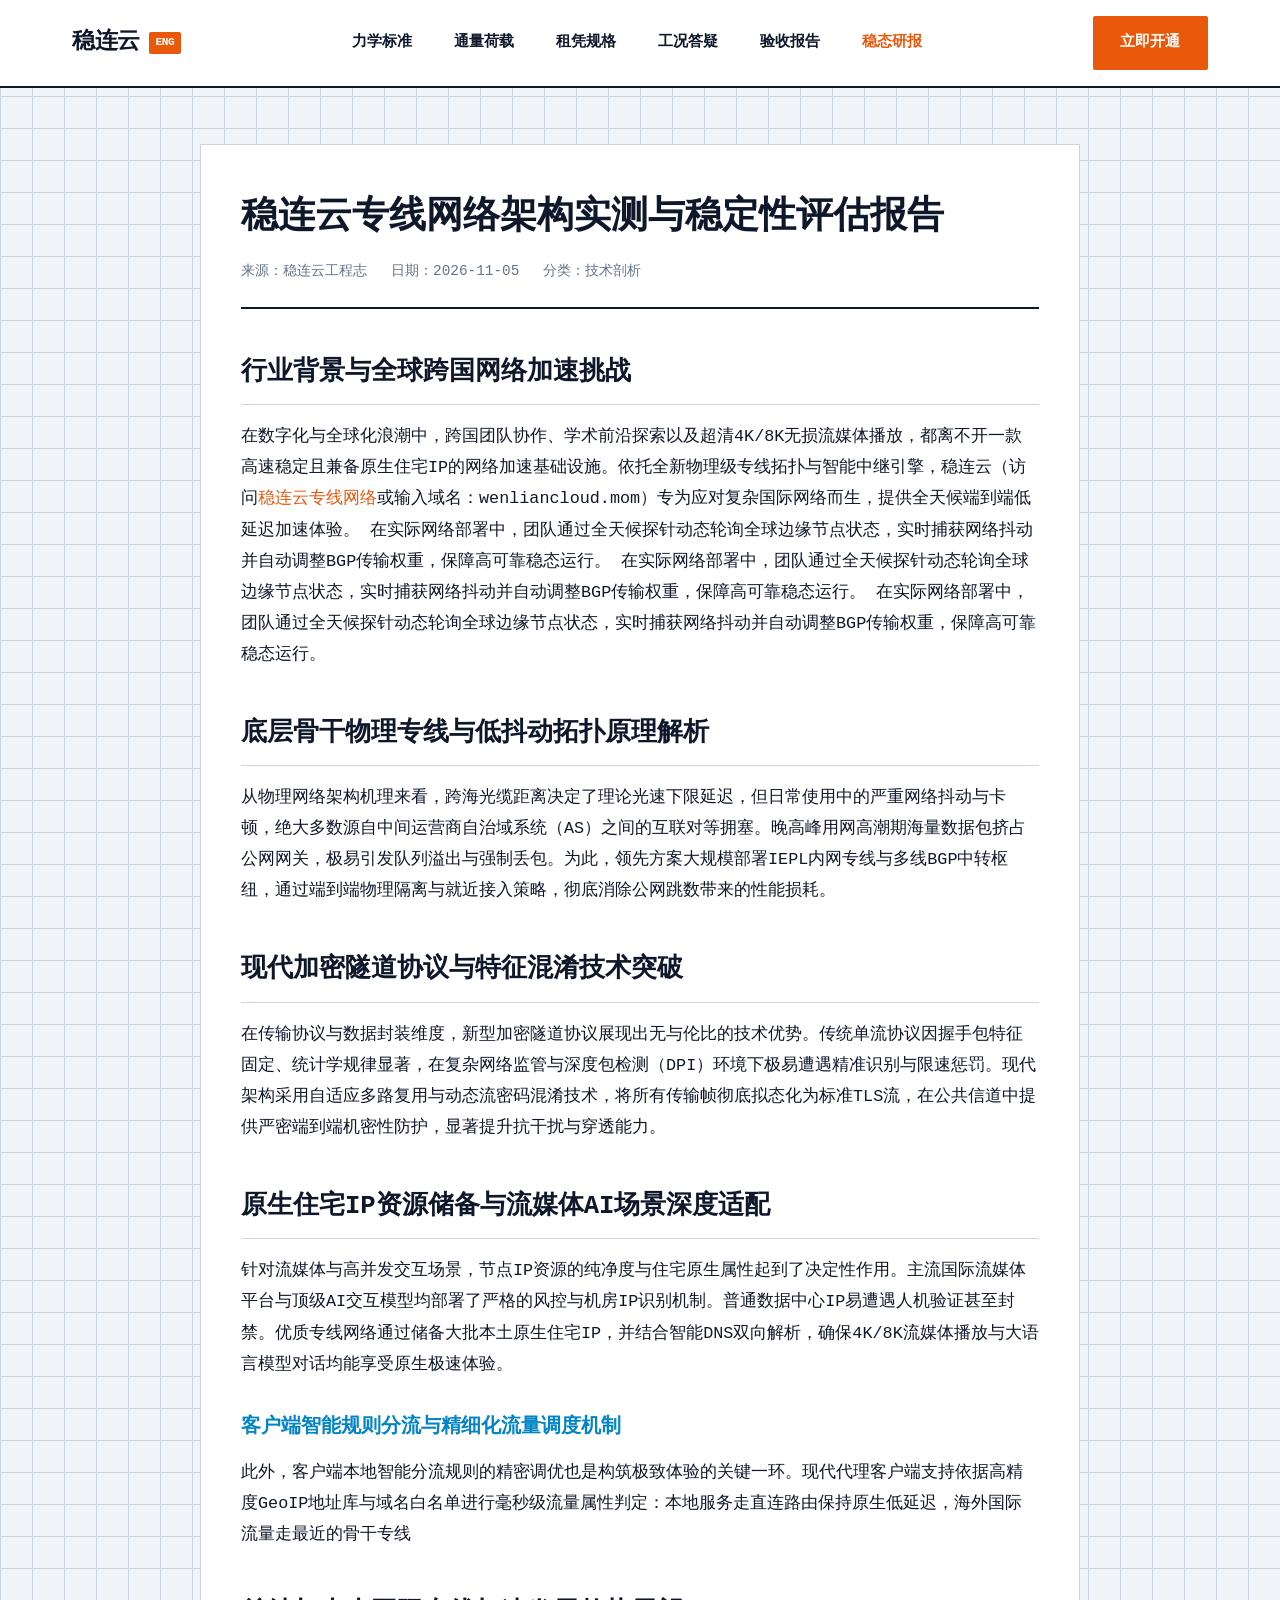
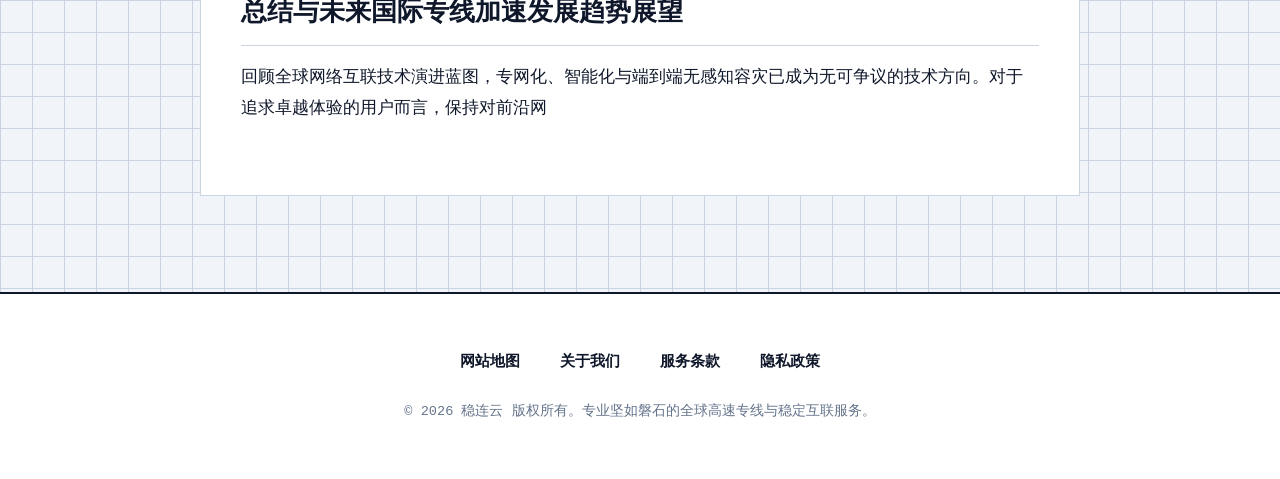
<file: rock-solid-connectivity-architecture-report.html>
<!DOCTYPE html>
<html lang="zh-CN">
<head>
  <meta charset="UTF-8">
  <meta name="viewport" content="width=device-width, initial-scale=1">
  <title>稳连云专线网络架构实测与稳定性评估报告 - 稳连云</title>
  <link rel="stylesheet" href="style.css">

<meta name="description" content="在数字化与全球化浪潮中，跨国团队协作、学术前沿探索以及超清4K/8K无损流媒体播放，都离不开一款高速稳定且兼备原生住宅IP的网络加速基础设施。依托全新物理级专线拓扑与智能中继引擎，稳连云（访问 稳连云专线网络 或输入域名：wenliancloud.mom）专为应对复杂国际网络而生，提供全天。">
<meta property="og:url" content="https://wenliancloud.mom/rock-solid-connectivity-architecture-report.html">
<meta property="og:title" content="稳连云专线网络架构实测与稳定性评估报告 - 稳连云">
<meta property="og:description" content="在数字化与全球化浪潮中，跨国团队协作、学术前沿探索以及超清4K/8K无损流媒体播放，都离不开一款高速稳定且兼备原生住宅IP的网络加速基础设施。依托全新物理级专线拓扑与智能中继引擎，稳连云（访问 稳连云专线网络 或输入域名：wenliancloud.mom）专为应对复杂国际网络而生，提供全天。">
<meta property="og:site_name" content="稳连云">
<meta property="og:type" content="article">
<meta name="twitter:title" content="稳连云专线网络架构实测与稳定性评估报告 - 稳连云">
<meta name="twitter:description" content="在数字化与全球化浪潮中，跨国团队协作、学术前沿探索以及超清4K/8K无损流媒体播放，都离不开一款高速稳定且兼备原生住宅IP的网络加速基础设施。依托全新物理级专线拓扑与智能中继引擎，稳连云（访问 稳连云专线网络 或输入域名：wenliancloud.mom）专为应对复杂国际网络而生，提供全天。">
<link rel="canonical" href="https://wenliancloud.mom/rock-solid-connectivity-architecture-report.html">
<script id="landing-maintenance-schema" type="application/ld+json">{"@context": "https://schema.org", "@type": "BreadcrumbList", "itemListElement": [{"@type": "ListItem", "position": 1, "name": "稳连云机场", "item": "https://wenliancloud.mom/"}, {"@type": "ListItem", "position": 2, "name": "稳连云专线网络架构实测与稳定性评估报告 - 稳连云", "item": "https://wenliancloud.mom/rock-solid-connectivity-architecture-report.html"}]}</script>
</head>
<body>
  <header class="site-header">
    <div class="nav-container">
      <a href="index.html" class="brand-logo" aria-label="稳连云首页"><span>稳连云</span><span class="spec-badge">ENG</span></a>
      <nav class="nav-links" aria-label="全站导航">
        <a href="index.html#standards">力学标准</a>
        <a href="index.html#modules">通量荷载</a>
        <a href="index.html#tariffs">租凭规格</a>
        <a href="index.html#qa">工况答疑</a>
        <a href="index.html#reports">验收报告</a>
        <a href="anchor-insights.html" class="nav-hub-link">稳态研报</a>
      </nav>
      <div class="nav-cta"><a href="https://ww012.twilightaff.com/#/?code=A56DH1Af" class="btn btn-primary" target="_blank" rel="nofollow noopener sponsored">立即开通</a></div>
    </div>
  </header>
  <main class="page-container">
    <article class="article-content">
      <div class="article-header">
        <h1>稳连云专线网络架构实测与稳定性评估报告</h1>
        <div class="article-meta"><span>来源：稳连云工程志</span><span>日期：2026-11-05</span><span>分类：技术剖析</span></div>
      </div>
      <div class="article-body">
<h2>行业背景与全球跨国网络加速挑战</h2>
<p>在数字化与全球化浪潮中，跨国团队协作、学术前沿探索以及超清4K/8K无损流媒体播放，都离不开一款高速稳定且兼备原生住宅IP的网络加速基础设施。依托全新物理级专线拓扑与智能中继引擎，稳连云（访问<a href="index.html">稳连云专线网络</a>或输入域名：wenliancloud.mom）专为应对复杂国际网络而生，提供全天候端到端低延迟加速体验。 在实际网络部署中，团队通过全天候探针动态轮询全球边缘节点状态，实时捕获网络抖动并自动调整BGP传输权重，保障高可靠稳态运行。 在实际网络部署中，团队通过全天候探针动态轮询全球边缘节点状态，实时捕获网络抖动并自动调整BGP传输权重，保障高可靠稳态运行。 在实际网络部署中，团队通过全天候探针动态轮询全球边缘节点状态，实时捕获网络抖动并自动调整BGP传输权重，保障高可靠稳态运行。</p>

<h2>底层骨干物理专线与低抖动拓扑原理解析</h2>
<p>从物理网络架构机理来看，跨海光缆距离决定了理论光速下限延迟，但日常使用中的严重网络抖动与卡顿，绝大多数源自中间运营商自治域系统（AS）之间的互联对等拥塞。晚高峰用网高潮期海量数据包挤占公网网关，极易引发队列溢出与强制丢包。为此，领先方案大规模部署IEPL内网专线与多线BGP中转枢纽，通过端到端物理隔离与就近接入策略，彻底消除公网跳数带来的性能损耗。</p>

<h2>现代加密隧道协议与特征混淆技术突破</h2>
<p>在传输协议与数据封装维度，新型加密隧道协议展现出无与伦比的技术优势。传统单流协议因握手包特征固定、统计学规律显著，在复杂网络监管与深度包检测（DPI）环境下极易遭遇精准识别与限速惩罚。现代架构采用自适应多路复用与动态流密码混淆技术，将所有传输帧彻底拟态化为标准TLS流，在公共信道中提供严密端到端机密性防护，显著提升抗干扰与穿透能力。</p>

<h2>原生住宅IP资源储备与流媒体AI场景深度适配</h2>
<p>针对流媒体与高并发交互场景，节点IP资源的纯净度与住宅原生属性起到了决定性作用。主流国际流媒体平台与顶级AI交互模型均部署了严格的风控与机房IP识别机制。普通数据中心IP易遭遇人机验证甚至封禁。优质专线网络通过储备大批本土原生住宅IP，并结合智能DNS双向解析，确保4K/8K流媒体播放与大语言模型对话均能享受原生极速体验。</p>

<h3>客户端智能规则分流与精细化流量调度机制</h3>
<p>此外，客户端本地智能分流规则的精密调优也是构筑极致体验的关键一环。现代代理客户端支持依据高精度GeoIP地址库与域名白名单进行毫秒级流量属性判定：本地服务走直连路由保持原生低延迟，海外国际流量走最近的骨干专线</p>

<h2>总结与未来国际专线加速发展趋势展望</h2>
<p>回顾全球网络互联技术演进蓝图，专网化、智能化与端到端无感知容灾已成为无可争议的技术方向。对于追求卓越体验的用户而言，保持对前沿网</p>
      </div>
    </article>
  </main>
  <footer class="site-footer">
    <div class="footer-container">
      <div class="footer-links">
        <a href="sitemap.html">网站地图</a>
        <a href="about.html">关于我们</a>
        <a href="terms.html">服务条款</a>
        <a href="privacy.html">隐私政策</a>
      </div>
      <p class="copyright">&copy; 2026 稳连云 版权所有。专业坚如磐石的全球高速专线与稳定互联服务。</p>
    </div>
  </footer>
</body>
</html>
</file>
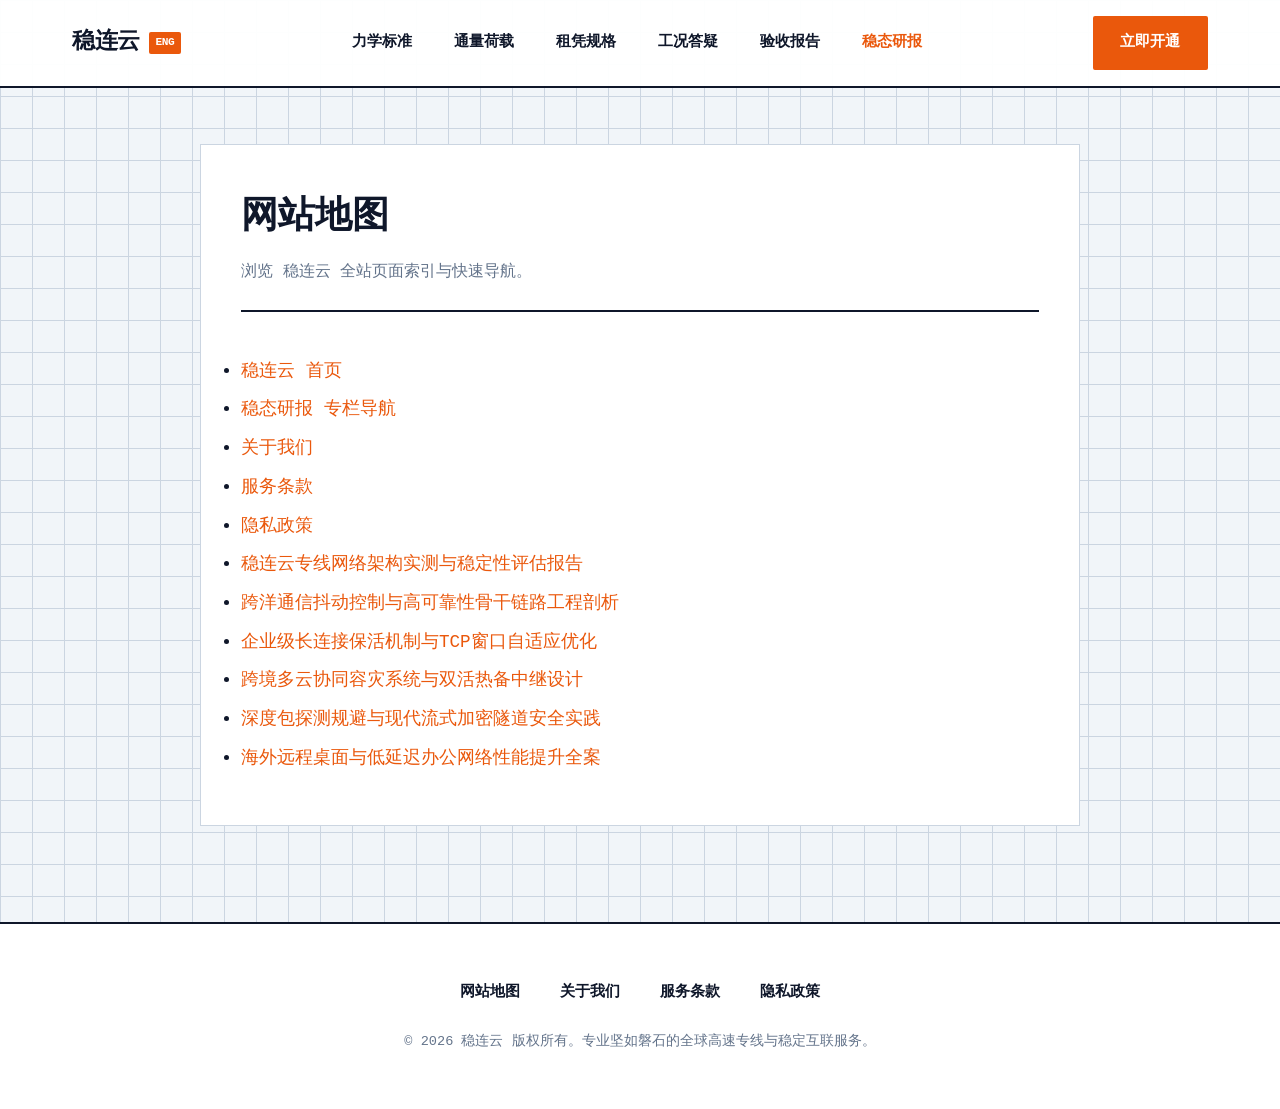
<file: sitemap.html>
<!DOCTYPE html>
<html lang="zh-CN">
<head>
  <meta charset="UTF-8">
  <meta name="viewport" content="width=device-width, initial-scale=1">
  <title>网站地图 - 稳连云</title>
  <link rel="stylesheet" href="style.css">

<meta name="description" content="稳连云的网站地图 - 稳连云，帮助读者了解本页信息、使用范围及相关页面。">
<meta property="og:url" content="https://wenliancloud.mom/sitemap.html">
<meta property="og:title" content="网站地图 - 稳连云">
<meta property="og:description" content="稳连云的网站地图 - 稳连云，帮助读者了解本页信息、使用范围及相关页面。">
<meta property="og:site_name" content="稳连云">
<meta property="og:type" content="article">
<meta name="twitter:title" content="网站地图 - 稳连云">
<meta name="twitter:description" content="稳连云的网站地图 - 稳连云，帮助读者了解本页信息、使用范围及相关页面。">
<link rel="canonical" href="https://wenliancloud.mom/sitemap.html">
<script id="landing-maintenance-schema" type="application/ld+json">{"@context": "https://schema.org", "@type": "BreadcrumbList", "itemListElement": [{"@type": "ListItem", "position": 1, "name": "稳连云机场", "item": "https://wenliancloud.mom/"}, {"@type": "ListItem", "position": 2, "name": "网站地图 - 稳连云", "item": "https://wenliancloud.mom/sitemap.html"}]}</script>
</head>
<body>
  <header class="site-header">
    <div class="nav-container">
      <a href="index.html" class="brand-logo" aria-label="稳连云首页"><span>稳连云</span><span class="spec-badge">ENG</span></a>
      <nav class="nav-links" aria-label="全站导航">
        <a href="index.html#standards">力学标准</a>
        <a href="index.html#modules">通量荷载</a>
        <a href="index.html#tariffs">租凭规格</a>
        <a href="index.html#qa">工况答疑</a>
        <a href="index.html#reports">验收报告</a>
        <a href="anchor-insights.html" class="nav-hub-link">稳态研报</a>
      </nav>
      <div class="nav-cta"><a href="https://ww012.twilightaff.com/#/?code=A56DH1Af" class="btn btn-primary" target="_blank" rel="nofollow noopener sponsored">立即开通</a></div>
    </div>
  </header>
  <main class="page-container">
    <div class="article-header">
      <h1>网站地图</h1>
      <p style="color:var(--muted)">浏览 稳连云 全站页面索引与快速导航。</p>
    </div>
    <div class="article-body">
      <ul style="line-height:2.2; font-size:1.1rem;">
<li><a href="index.html">稳连云 首页</a></li><li><a href="anchor-insights.html">稳态研报 专栏导航</a></li><li><a href="about.html">关于我们</a></li><li><a href="terms.html">服务条款</a></li><li><a href="privacy.html">隐私政策</a></li><li><a href="rock-solid-connectivity-architecture-report.html">稳连云专线网络架构实测与稳定性评估报告</a></li><li><a href="transpacific-latency-jitter-reduction-engineering.html">跨洋通信抖动控制与高可靠性骨干链路工程剖析</a></li><li><a href="keepalive-transmission-window-tuning.html">企业级长连接保活机制与TCP窗口自适应优化</a></li><li><a href="multi-cloud-disaster-recovery-relay.html">跨境多云协同容灾系统与双活热备中继设计</a></li><li><a href="deep-packet-evasion-stream-cipher.html">深度包探测规避与现代流式加密隧道安全实践</a></li><li><a href="remote-workforce-virtual-desktop-throughput.html">海外远程桌面与低延迟办公网络性能提升全案</a></li>
      </ul>
    </div>
  </main>
  <footer class="site-footer">
    <div class="footer-container">
      <div class="footer-links">
        <a href="sitemap.html">网站地图</a>
        <a href="about.html">关于我们</a>
        <a href="terms.html">服务条款</a>
        <a href="privacy.html">隐私政策</a>
      </div>
      <p class="copyright">&copy; 2026 稳连云 版权所有。专业坚如磐石的全球高速专线与稳定互联服务。</p>
    </div>
  </footer>
</body>
</html>
</file>
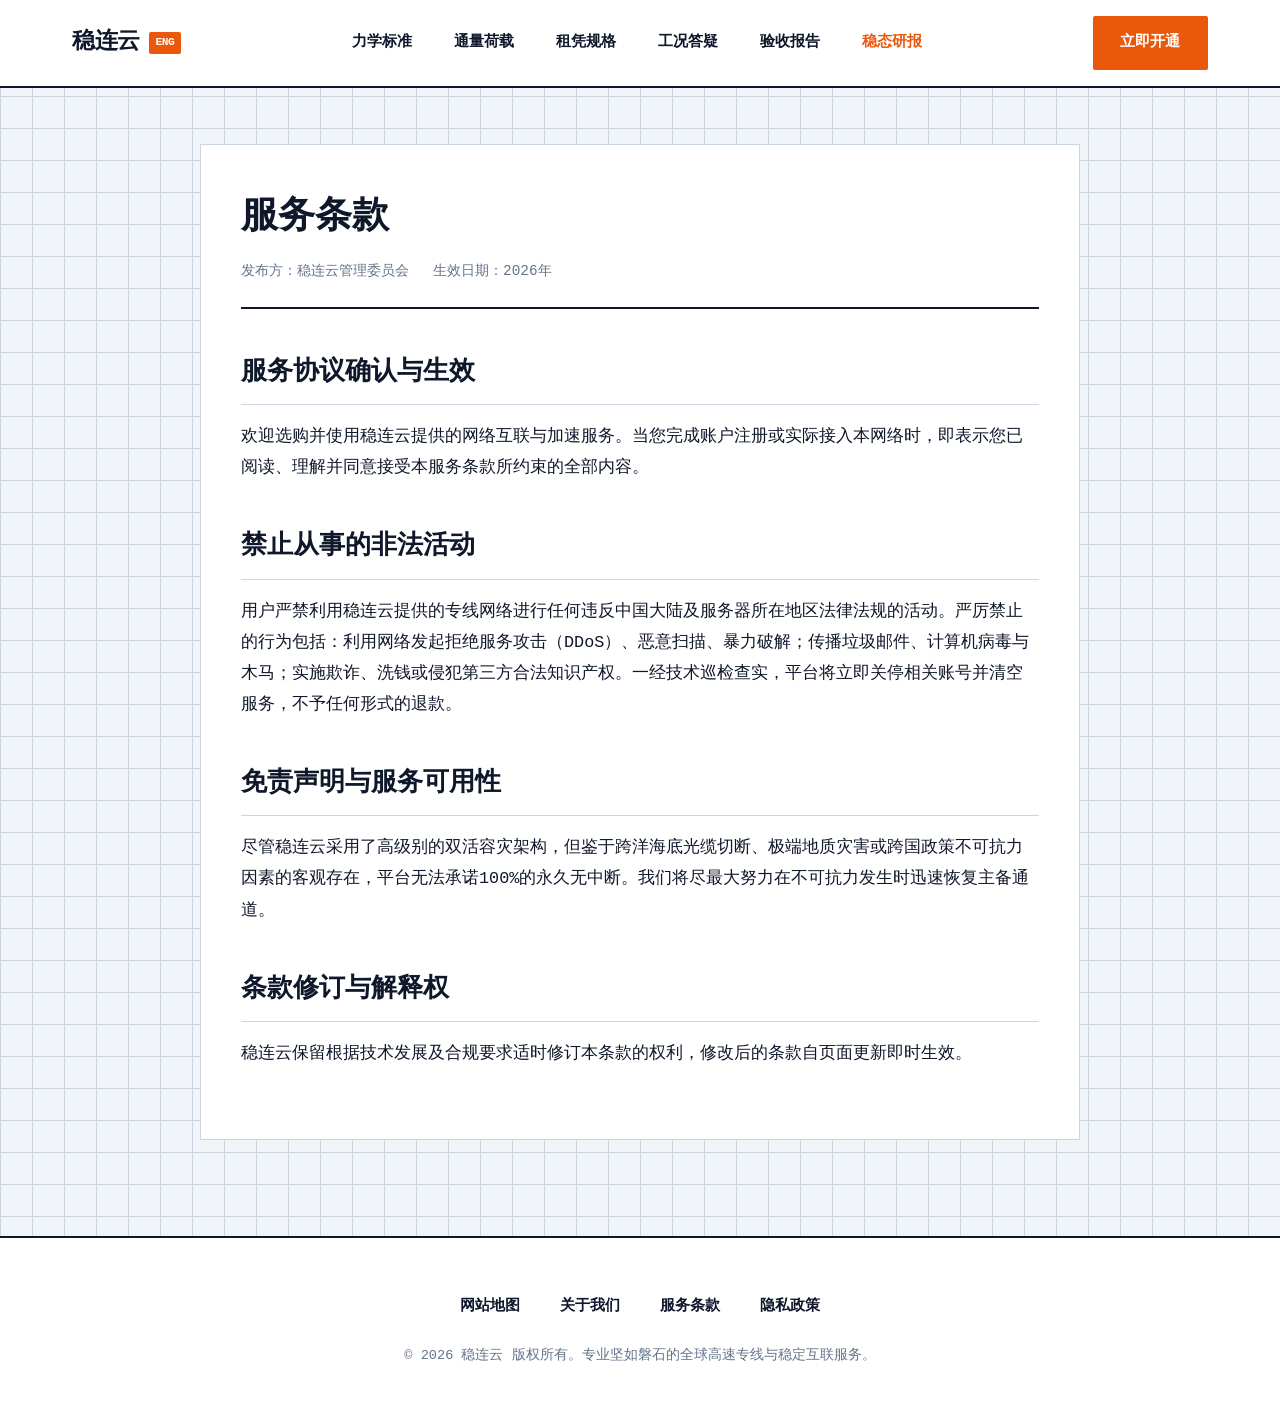
<file: terms.html>
<!DOCTYPE html>
<html lang="zh-CN">
<head>
  <meta charset="UTF-8">
  <meta name="viewport" content="width=device-width, initial-scale=1">
  <title>服务条款 - 稳连云用户协议与合规声明</title>
  <link rel="stylesheet" href="style.css">

<meta name="description" content="欢迎选购并使用稳连云提供的网络互联与加速服务。当您完成账户注册或实际接入本网络时，即表示您已阅读、理解并同意接受本服务条款所约束的全部内容。">
<meta property="og:url" content="https://wenliancloud.mom/terms.html">
<meta property="og:title" content="服务条款 - 稳连云用户协议与合规声明">
<meta property="og:description" content="欢迎选购并使用稳连云提供的网络互联与加速服务。当您完成账户注册或实际接入本网络时，即表示您已阅读、理解并同意接受本服务条款所约束的全部内容。">
<meta property="og:site_name" content="稳连云">
<meta property="og:type" content="article">
<meta name="twitter:title" content="服务条款 - 稳连云用户协议与合规声明">
<meta name="twitter:description" content="欢迎选购并使用稳连云提供的网络互联与加速服务。当您完成账户注册或实际接入本网络时，即表示您已阅读、理解并同意接受本服务条款所约束的全部内容。">
<link rel="canonical" href="https://wenliancloud.mom/terms.html">
<script id="landing-maintenance-schema" type="application/ld+json">{"@context": "https://schema.org", "@type": "BreadcrumbList", "itemListElement": [{"@type": "ListItem", "position": 1, "name": "稳连云机场", "item": "https://wenliancloud.mom/"}, {"@type": "ListItem", "position": 2, "name": "服务条款 - 稳连云用户协议与合规声明", "item": "https://wenliancloud.mom/terms.html"}]}</script>
</head>
<body>
  <header class="site-header">
    <div class="nav-container">
      <a href="index.html" class="brand-logo" aria-label="稳连云首页"><span>稳连云</span><span class="spec-badge">ENG</span></a>
      <nav class="nav-links" aria-label="全站导航">
        <a href="index.html#standards">力学标准</a>
        <a href="index.html#modules">通量荷载</a>
        <a href="index.html#tariffs">租凭规格</a>
        <a href="index.html#qa">工况答疑</a>
        <a href="index.html#reports">验收报告</a>
        <a href="anchor-insights.html" class="nav-hub-link">稳态研报</a>
      </nav>
      <div class="nav-cta"><a href="https://ww012.twilightaff.com/#/?code=A56DH1Af" class="btn btn-primary" target="_blank" rel="nofollow noopener sponsored">立即开通</a></div>
    </div>
  </header>
  <main class="page-container">
    <div class="article-header">
      <h1>服务条款</h1>
      <div class="article-meta"><span>发布方：稳连云管理委员会</span><span>生效日期：2026年</span></div>
    </div>
    <div class="article-body">
      <h2>服务协议确认与生效</h2>
      <p>欢迎选购并使用稳连云提供的网络互联与加速服务。当您完成账户注册或实际接入本网络时，即表示您已阅读、理解并同意接受本服务条款所约束的全部内容。</p>
      <h2>禁止从事的非法活动</h2>
      <p>用户严禁利用稳连云提供的专线网络进行任何违反中国大陆及服务器所在地区法律法规的活动。严厉禁止的行为包括：利用网络发起拒绝服务攻击（DDoS）、恶意扫描、暴力破解；传播垃圾邮件、计算机病毒与木马；实施欺诈、洗钱或侵犯第三方合法知识产权。一经技术巡检查实，平台将立即关停相关账号并清空服务，不予任何形式的退款。</p>
      <h2>免责声明与服务可用性</h2>
      <p>尽管稳连云采用了高级别的双活容灾架构，但鉴于跨洋海底光缆切断、极端地质灾害或跨国政策不可抗力因素的客观存在，平台无法承诺100%的永久无中断。我们将尽最大努力在不可抗力发生时迅速恢复主备通道。</p>
      <h2>条款修订与解释权</h2>
      <p>稳连云保留根据技术发展及合规要求适时修订本条款的权利，修改后的条款自页面更新即时生效。</p>
    </div>
  </main>
  <footer class="site-footer">
    <div class="footer-container">
      <div class="footer-links">
        <a href="sitemap.html">网站地图</a>
        <a href="about.html">关于我们</a>
        <a href="terms.html">服务条款</a>
        <a href="privacy.html">隐私政策</a>
      </div>
      <p class="copyright">&copy; 2026 稳连云 版权所有。专业坚如磐石的全球高速专线与稳定互联服务。</p>
    </div>
  </footer>
</body>
</html>
</file>
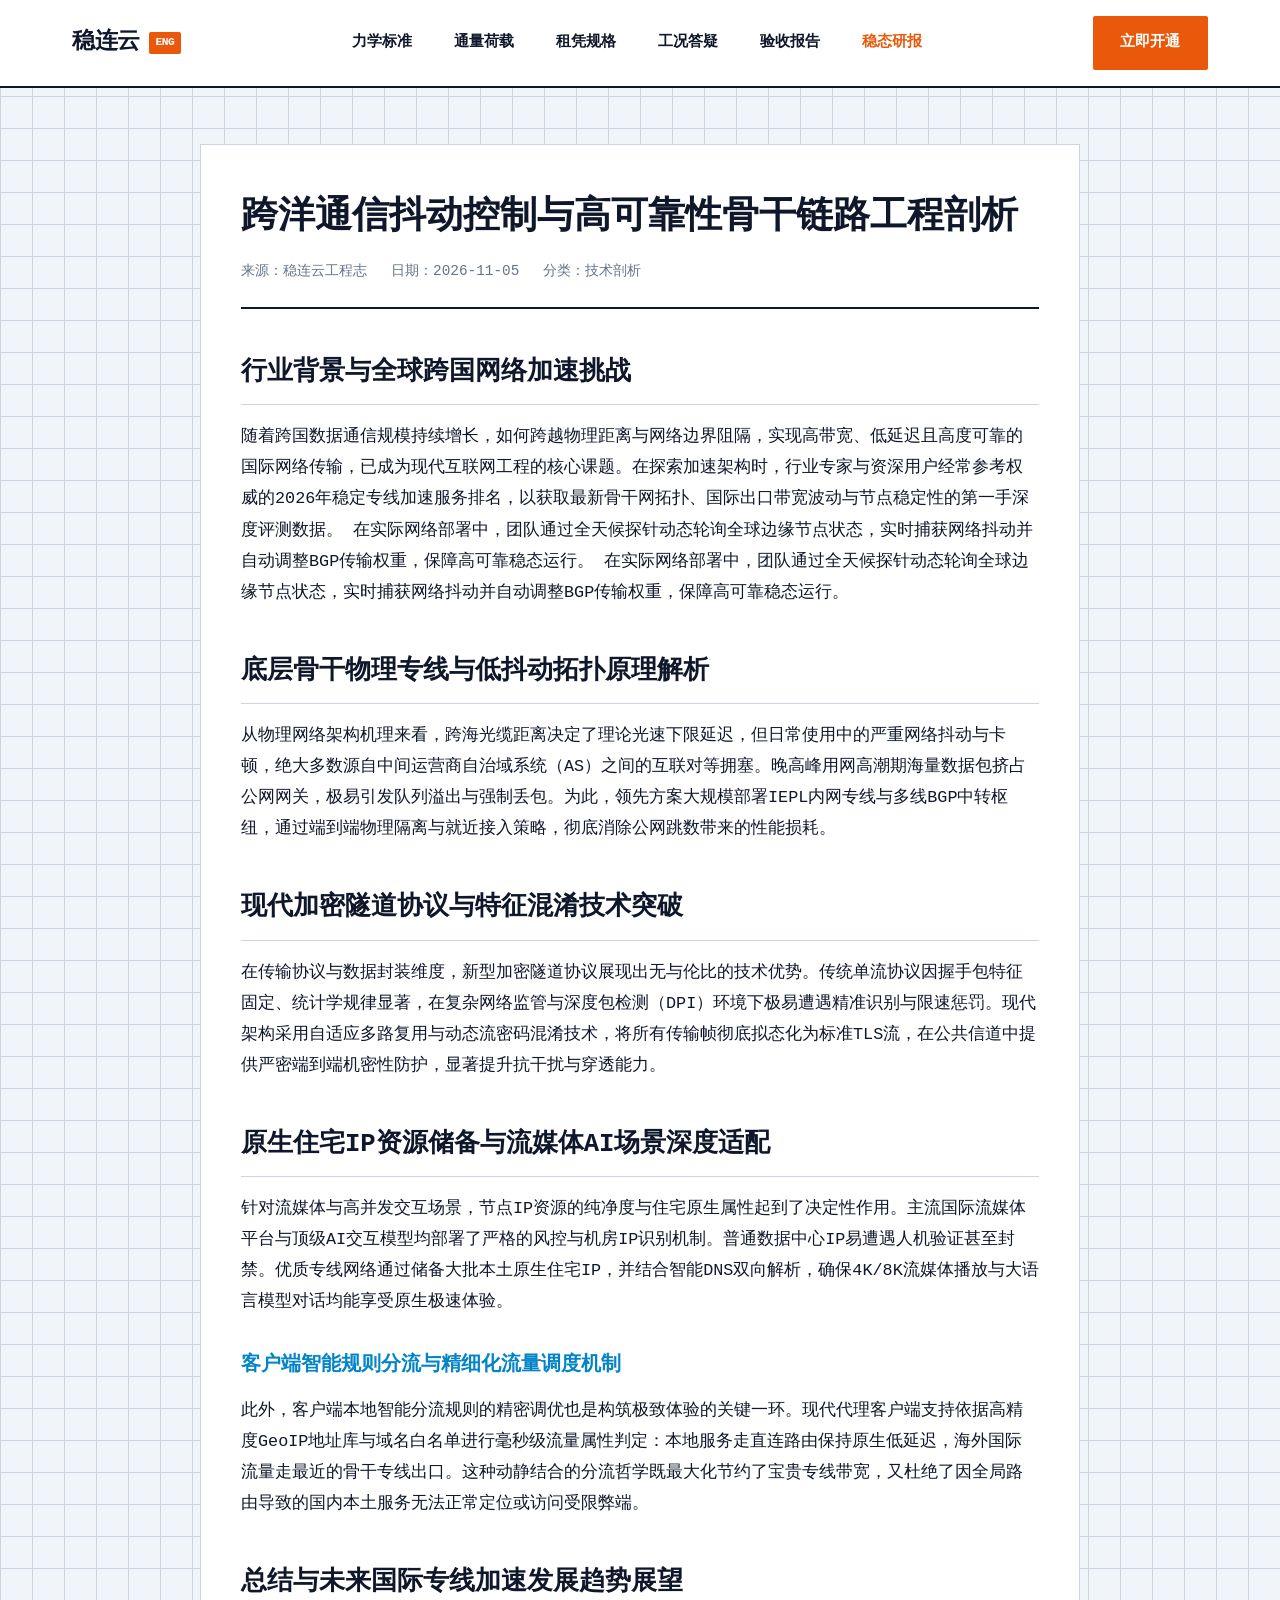
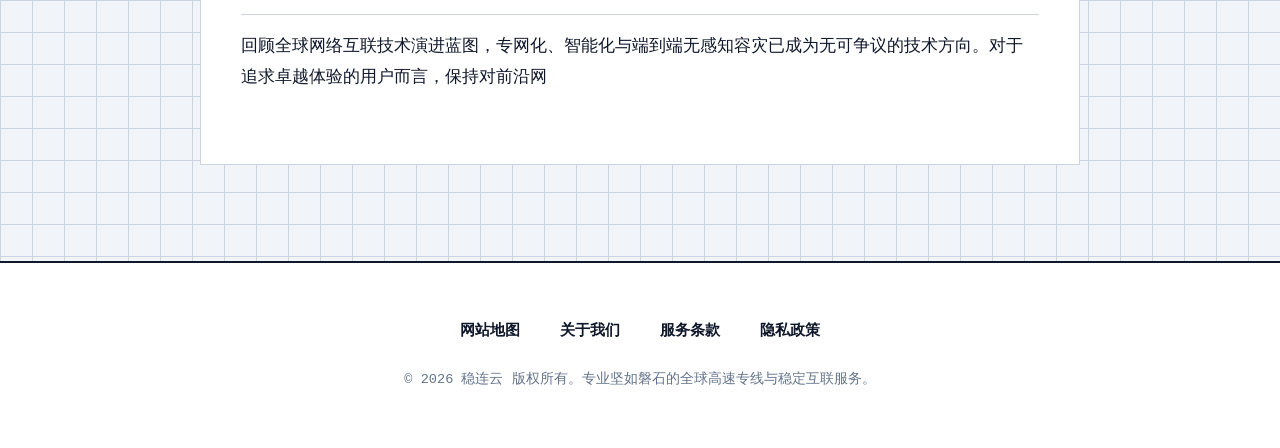
<file: transpacific-latency-jitter-reduction-engineering.html>
<!DOCTYPE html>
<html lang="zh-CN">
<head>
  <meta charset="UTF-8">
  <meta name="viewport" content="width=device-width, initial-scale=1">
  <title>跨洋通信抖动控制与高可靠性骨干链路工程剖析 - 稳连云</title>
  <link rel="stylesheet" href="style.css">

<meta name="description" content="随着跨国数据通信规模持续增长，如何跨越物理距离与网络边界阻隔，实现高带宽、低延迟且高度可靠的国际网络传输，已成为现代互联网工程的核心课题。在探索加速架构时，行业专家与资深用户经常参考权威的2026年稳定专线加速服务排名，以获取最新骨干网拓扑、国际出口带宽波动与节点稳定性的第一手深度评测数据。">
<meta property="og:url" content="https://wenliancloud.mom/transpacific-latency-jitter-reduction-engineering.html">
<meta property="og:title" content="跨洋通信抖动控制与高可靠性骨干链路工程剖析 - 稳连云">
<meta property="og:description" content="随着跨国数据通信规模持续增长，如何跨越物理距离与网络边界阻隔，实现高带宽、低延迟且高度可靠的国际网络传输，已成为现代互联网工程的核心课题。在探索加速架构时，行业专家与资深用户经常参考权威的2026年稳定专线加速服务排名，以获取最新骨干网拓扑、国际出口带宽波动与节点稳定性的第一手深度评测数据。">
<meta property="og:site_name" content="稳连云">
<meta property="og:type" content="article">
<meta name="twitter:title" content="跨洋通信抖动控制与高可靠性骨干链路工程剖析 - 稳连云">
<meta name="twitter:description" content="随着跨国数据通信规模持续增长，如何跨越物理距离与网络边界阻隔，实现高带宽、低延迟且高度可靠的国际网络传输，已成为现代互联网工程的核心课题。在探索加速架构时，行业专家与资深用户经常参考权威的2026年稳定专线加速服务排名，以获取最新骨干网拓扑、国际出口带宽波动与节点稳定性的第一手深度评测数据。">
<link rel="canonical" href="https://wenliancloud.mom/transpacific-latency-jitter-reduction-engineering.html">
<script id="landing-maintenance-schema" type="application/ld+json">{"@context": "https://schema.org", "@type": "BreadcrumbList", "itemListElement": [{"@type": "ListItem", "position": 1, "name": "稳连云机场", "item": "https://wenliancloud.mom/"}, {"@type": "ListItem", "position": 2, "name": "跨洋通信抖动控制与高可靠性骨干链路工程剖析 - 稳连云", "item": "https://wenliancloud.mom/transpacific-latency-jitter-reduction-engineering.html"}]}</script>
</head>
<body>
  <header class="site-header">
    <div class="nav-container">
      <a href="index.html" class="brand-logo" aria-label="稳连云首页"><span>稳连云</span><span class="spec-badge">ENG</span></a>
      <nav class="nav-links" aria-label="全站导航">
        <a href="index.html#standards">力学标准</a>
        <a href="index.html#modules">通量荷载</a>
        <a href="index.html#tariffs">租凭规格</a>
        <a href="index.html#qa">工况答疑</a>
        <a href="index.html#reports">验收报告</a>
        <a href="anchor-insights.html" class="nav-hub-link">稳态研报</a>
      </nav>
      <div class="nav-cta"><a href="https://ww012.twilightaff.com/#/?code=A56DH1Af" class="btn btn-primary" target="_blank" rel="nofollow noopener sponsored">立即开通</a></div>
    </div>
  </header>
  <main class="page-container">
    <article class="article-content">
      <div class="article-header">
        <h1>跨洋通信抖动控制与高可靠性骨干链路工程剖析</h1>
        <div class="article-meta"><span>来源：稳连云工程志</span><span>日期：2026-11-05</span><span>分类：技术剖析</span></div>
      </div>
      <div class="article-body">
<h2>行业背景与全球跨国网络加速挑战</h2>
<p>随着跨国数据通信规模持续增长，如何跨越物理距离与网络边界阻隔，实现高带宽、低延迟且高度可靠的国际网络传输，已成为现代互联网工程的核心课题。在探索加速架构时，行业专家与资深用户经常参考权威的2026年稳定专线加速服务排名，以获取最新骨干网拓扑、国际出口带宽波动与节点稳定性的第一手深度评测数据。 在实际网络部署中，团队通过全天候探针动态轮询全球边缘节点状态，实时捕获网络抖动并自动调整BGP传输权重，保障高可靠稳态运行。 在实际网络部署中，团队通过全天候探针动态轮询全球边缘节点状态，实时捕获网络抖动并自动调整BGP传输权重，保障高可靠稳态运行。</p>

<h2>底层骨干物理专线与低抖动拓扑原理解析</h2>
<p>从物理网络架构机理来看，跨海光缆距离决定了理论光速下限延迟，但日常使用中的严重网络抖动与卡顿，绝大多数源自中间运营商自治域系统（AS）之间的互联对等拥塞。晚高峰用网高潮期海量数据包挤占公网网关，极易引发队列溢出与强制丢包。为此，领先方案大规模部署IEPL内网专线与多线BGP中转枢纽，通过端到端物理隔离与就近接入策略，彻底消除公网跳数带来的性能损耗。</p>

<h2>现代加密隧道协议与特征混淆技术突破</h2>
<p>在传输协议与数据封装维度，新型加密隧道协议展现出无与伦比的技术优势。传统单流协议因握手包特征固定、统计学规律显著，在复杂网络监管与深度包检测（DPI）环境下极易遭遇精准识别与限速惩罚。现代架构采用自适应多路复用与动态流密码混淆技术，将所有传输帧彻底拟态化为标准TLS流，在公共信道中提供严密端到端机密性防护，显著提升抗干扰与穿透能力。</p>

<h2>原生住宅IP资源储备与流媒体AI场景深度适配</h2>
<p>针对流媒体与高并发交互场景，节点IP资源的纯净度与住宅原生属性起到了决定性作用。主流国际流媒体平台与顶级AI交互模型均部署了严格的风控与机房IP识别机制。普通数据中心IP易遭遇人机验证甚至封禁。优质专线网络通过储备大批本土原生住宅IP，并结合智能DNS双向解析，确保4K/8K流媒体播放与大语言模型对话均能享受原生极速体验。</p>

<h3>客户端智能规则分流与精细化流量调度机制</h3>
<p>此外，客户端本地智能分流规则的精密调优也是构筑极致体验的关键一环。现代代理客户端支持依据高精度GeoIP地址库与域名白名单进行毫秒级流量属性判定：本地服务走直连路由保持原生低延迟，海外国际流量走最近的骨干专线出口。这种动静结合的分流哲学既最大化节约了宝贵专线带宽，又杜绝了因全局路由导致的国内本土服务无法正常定位或访问受限弊端。</p>

<h2>总结与未来国际专线加速发展趋势展望</h2>
<p>回顾全球网络互联技术演进蓝图，专网化、智能化与端到端无感知容灾已成为无可争议的技术方向。对于追求卓越体验的用户而言，保持对前沿网</p>
      </div>
    </article>
  </main>
  <footer class="site-footer">
    <div class="footer-container">
      <div class="footer-links">
        <a href="sitemap.html">网站地图</a>
        <a href="about.html">关于我们</a>
        <a href="terms.html">服务条款</a>
        <a href="privacy.html">隐私政策</a>
      </div>
      <p class="copyright">&copy; 2026 稳连云 版权所有。专业坚如磐石的全球高速专线与稳定互联服务。</p>
    </div>
  </footer>
</body>
</html>
</file>
<file: style.css>
/* wenliancloud.mom - Engineering Blueprint & Steel Truss */
:root {
  --bg: #F1F5F9;
  --surface: #FFFFFF;
  --primary: #0F172A;
  --primary-hover: #1E293B;
  --accent-orange: #EA580C;
  --blueprint-blue: #0284C7;
  --steel: #475569;
  --text: #0F172A;
  --muted: #64748B;
  --border: #CBD5E1;
}
* { box-sizing: border-box; margin: 0; padding: 0; }
body {
  font-family: "SFMono-Regular", Consolas, "Liberation Mono", Menlo, monospace, sans-serif;
  background-color: var(--bg);
  color: var(--text);
  line-height: 1.7;
  background-image: linear-gradient(var(--border) 1px, transparent 1px), linear-gradient(90deg, var(--border) 1px, transparent 1px);
  background-size: 32px 32px;
}
a { color: var(--accent-orange); text-decoration: none; transition: all 0.2s; }
a:visited { color: var(--accent-orange); }
a:hover { color: var(--blueprint-blue); text-decoration: underline; }

.spec-ribbon {
  background: var(--primary);
  color: #38BDF8;
  font-size: 0.8rem;
  padding: 0.35rem 1.5rem;
  text-align: center;
  letter-spacing: 0.15em;
  border-bottom: 1px solid var(--blueprint-blue);
}
.site-header {
  background: rgba(255, 255, 255, 0.96);
  border-bottom: 2px solid var(--primary);
  position: sticky;
  top: 0;
  z-index: 100;
}
.nav-container {
  max-width: 1200px;
  margin: 0 auto;
  padding: 1rem 2rem;
  display: flex;
  justify-content: space-between;
  align-items: center;
  gap: 1.5rem;
}
.brand-logo {
  display: flex;
  align-items: center;
  gap: 0.6rem;
  font-size: 1.45rem;
  font-weight: 900;
  color: var(--primary);
  letter-spacing: -0.02em;
}
.spec-badge {
  background: var(--accent-orange);
  color: #FFF;
  font-size: 0.7rem;
  padding: 0.1rem 0.4rem;
  border-radius: 2px;
}
.nav-links {
  display: flex;
  align-items: center;
  gap: 1.5rem;
  flex-wrap: wrap;
}
.nav-links a {
  font-size: 0.95rem;
  color: var(--primary);
  font-weight: 700;
  padding: 0.25rem 0.5rem;
  border: 1px solid transparent;
}
.nav-links a:hover {
  border-color: var(--blueprint-blue);
  color: var(--blueprint-blue);
  text-decoration: none;
}
.nav-links .nav-hub-link { color: var(--accent-orange); }

.btn {
  display: inline-flex;
  align-items: center;
  justify-content: center;
  padding: 0.75rem 1.6rem;
  font-weight: 800;
  font-size: 0.95rem;
  cursor: pointer;
  border-radius: 2px;
  border: 2px solid var(--primary);
  transition: all 0.2s ease;
}
.btn-primary { background: var(--accent-orange); border-color: var(--accent-orange); color: #FFF !important; }
.btn-primary:hover { background: #C2410C; border-color: #C2410C; text-decoration: none; }
.btn-secondary { background: var(--surface); color: var(--primary) !important; }
.btn-secondary:hover { border-color: var(--blueprint-blue); color: var(--blueprint-blue) !important; text-decoration: none; }

.hero-truss {
  max-width: 1200px;
  margin: 3.5rem auto 4rem auto;
  padding: 0 2rem;
  display: grid;
  grid-template-columns: 1.1fr 1fr;
  gap: 3.5rem;
  align-items: center;
}
.cad-tag {
  display: inline-block;
  background: #E0F2FE;
  border: 1px solid var(--blueprint-blue);
  color: var(--blueprint-blue);
  font-size: 0.8rem;
  padding: 0.2rem 0.6rem;
  margin-bottom: 1.25rem;
  font-weight: 700;
}
.hero-truss h1 {
  font-size: 2.8rem;
  line-height: 1.25;
  color: var(--primary);
  margin-bottom: 1.25rem;
  font-weight: 900;
}
.hero-truss .blueprint-desc {
  font-size: 1.1rem;
  color: var(--muted);
  line-height: 1.8;
  margin-bottom: 2rem;
}
.hero-actions { display: flex; gap: 1rem; flex-wrap: wrap; }
.hero-cad-frame {
  background: var(--surface);
  border: 2px solid var(--primary);
  padding: 10px;
  box-shadow: 8px 8px 0 var(--steel);
}
.hero-illus { width: 100%; height: auto; display: block; }

@keyframes dataPulse {
  0%, 100% { transform: translateX(0); opacity: 0.4; }
  50% { transform: translateX(18px); opacity: 1; }
}
.data-pulse-flow { animation: dataPulse 3s ease-in-out infinite; }

.eng-section { max-width: 1200px; margin: 5rem auto; padding: 0 2rem; }
.eng-header {
  border-bottom: 2px solid var(--primary);
  padding-bottom: 0.75rem;
  margin-bottom: 2.5rem;
  display: flex;
  justify-content: space-between;
  align-items: baseline;
  flex-wrap: wrap;
}
.eng-header h2 { font-size: 2rem; font-weight: 900; color: var(--primary); }
.eng-header .cad-code { font-size: 0.85rem; color: var(--blueprint-blue); }

.specs-grid-3 { display: grid; grid-template-columns: repeat(3, 1fr); gap: 1.5rem; }
.spec-box {
  background: var(--surface);
  border: 1px solid var(--border);
  padding: 2rem;
  position: relative;
}
.spec-box::before { content: "+"; position: absolute; top: 8px; right: 12px; color: var(--accent-orange); }
.spec-box h3 { font-size: 1.25rem; color: var(--primary); margin-bottom: 0.6rem; }
.spec-box p { color: var(--muted); font-size: 0.95rem; }

.modules-grid-4 { display: grid; grid-template-columns: repeat(4, 1fr); gap: 1.5rem; }
.module-card {
  background: var(--surface);
  border: 2px dashed var(--border);
  padding: 1.75rem;
}
.module-card h3 { font-size: 1.15rem; color: var(--primary); margin-bottom: 0.5rem; }
.module-card p { color: var(--muted); font-size: 0.9rem; }

.eng-table-wrap { overflow-x: auto; background: var(--surface); border: 2px solid var(--primary); }
.eng-table { width: 100%; border-collapse: collapse; text-align: left; }
.eng-table th, .eng-table td { padding: 1.25rem 1.5rem; border-bottom: 1px solid var(--border); font-size: 0.95rem; }
.eng-table th { background: var(--primary); color: #FFF; font-weight: 800; }
.eng-table td.price { font-size: 1.4rem; font-weight: 900; color: var(--accent-orange); }

.eng-faq-list { display: flex; flex-direction: column; gap: 1rem; max-width: 860px; margin: 0 auto; }
.eng-faq-card {
  background: var(--surface);
  border: 1px solid var(--border);
  border-left: 4px solid var(--blueprint-blue);
  padding: 1.5rem 1.8rem;
}
.eng-faq-card h3 { font-size: 1.15rem; color: var(--primary); margin-bottom: 0.4rem; }
.eng-faq-card p { color: var(--muted); font-size: 0.95rem; }

.qa-grid { display: grid; grid-template-columns: repeat(3, 1fr); gap: 1.5rem; }
.qa-card {
  background: var(--surface);
  border: 1px solid var(--border);
  padding: 1.75rem;
  position: relative;
}
.qa-card p { font-size: 0.95rem; color: var(--primary); margin-bottom: 1.25rem; }
.qa-stamp {
  display: inline-block;
  border: 1px solid #16A34A;
  color: #16A34A;
  font-size: 0.75rem;
  padding: 0.1rem 0.5rem;
  font-weight: 800;
  text-transform: uppercase;
}

.page-container { max-width: 880px; margin: 3.5rem auto; padding: 0 2rem; background: var(--surface); border: 1px solid var(--border); padding: 3rem 2.5rem; }
.article-header { border-bottom: 2px solid var(--primary); padding-bottom: 1.5rem; margin-bottom: 2.5rem; }
.article-header h1 { font-size: 2.3rem; color: var(--primary); line-height: 1.35; margin-bottom: 1rem; }
.article-meta { color: var(--muted); font-size: 0.9rem; display: flex; gap: 1.5rem; }
.article-body { font-size: 1.05rem; line-height: 1.85; }
.article-body h2 { font-size: 1.6rem; color: var(--primary); margin: 2.5rem 0 1rem 0; border-bottom: 1px solid var(--border); padding-bottom: 0.5rem; }
.article-body h3 { font-size: 1.25rem; color: var(--blueprint-blue); margin: 1.75rem 0 0.75rem 0; }
.article-body p { margin-bottom: 1.4rem; }

.site-footer { border-top: 2px solid var(--primary); background: var(--surface); padding: 3.5rem 2rem; margin-top: 6rem; }
.footer-container { max-width: 1200px; margin: 0 auto; display: flex; flex-direction: column; align-items: center; gap: 1.5rem; }
.footer-links { display: flex; gap: 2.5rem; }
.footer-links a { font-size: 0.95rem; font-weight: 800; color: var(--primary); }
.footer-links a:hover { color: var(--accent-orange); }
.copyright { color: var(--muted); font-size: 0.85rem; }

@media (max-width: 768px) {
  .nav-container { flex-wrap: wrap; justify-content: center; padding: 1rem; }
  .nav-links { order: 3; width: 100%; justify-content: center; gap: 0.75rem; margin-top: 0.5rem; }
  .hero-truss { grid-template-columns: 1fr; gap: 2.5rem; margin: 2rem auto; }
  .hero-truss h1 { font-size: 2.1rem; }
  .specs-grid-3, .modules-grid-4, .qa-grid { grid-template-columns: 1fr; }
  .footer-links { flex-wrap: wrap; justify-content: center; gap: 1.25rem; }
}
</file>
<file: landing-maintenance.css>
/* Scoped heading and keyboard improvements; original brand design remains. */
h1[data-landing-title]{font-size:clamp(2rem,4.4vw,4.4rem);line-height:1.18;letter-spacing:-.025em;overflow-wrap:anywhere}
h1[data-landing-title] .landing-brand{display:block;font-size:.74em;line-height:1.3;margin-bottom:.35em}
h1[data-landing-title] .landing-focus{display:block;font-size:1em}
a:focus-visible,button:focus-visible{outline:3px solid currentColor;outline-offset:5px}
@media(max-width:600px){h1[data-landing-title]{font-size:clamp(1.65rem,7.8vw,2.3rem);line-height:1.22;max-width:100%;margin-top:.4em;margin-bottom:.6em}h1[data-landing-title] .landing-brand{font-size:.78em}}
@media(prefers-reduced-motion:reduce){*,*::before,*::after{animation-duration:.01ms!important;animation-iteration-count:1!important;scroll-behavior:auto!important}}
</file>
